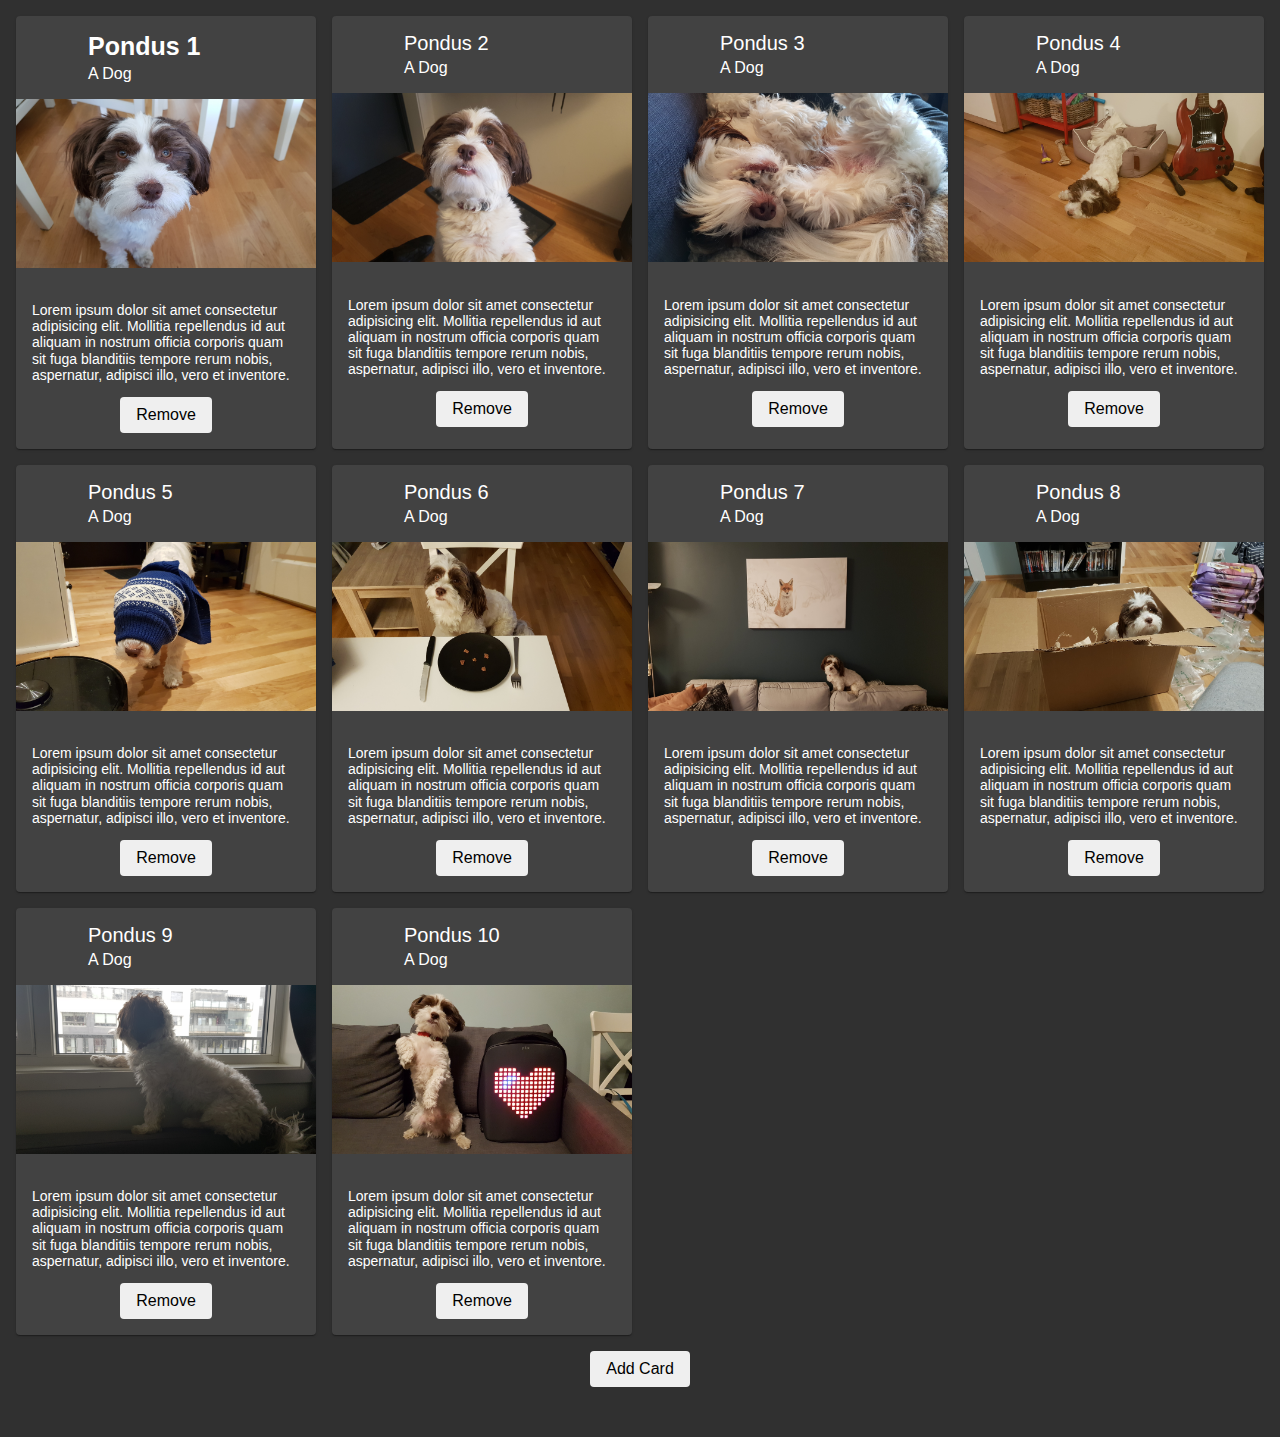
<file: demo/index.html>
<!DOCTYPE html>
<html lang="en">
  <head>
    <meta charset="UTF-8" />
    <meta name="viewport" content="width=device-width, initial-scale=1.0" />
    <title>Cards</title>
    <link rel="stylesheet" href="normalize.css" />
    <link rel="stylesheet" href="styles.css" />
    <link rel="stylesheet" href="theme.css" />
  </head>
  <body>
    <!-- body content -->
    <cards-list></cards-list>

    <!-- Component templates -->
    <template id="card-template">
      <link rel="stylesheet" href="normalize.css" />
      <link rel="stylesheet" href="theme.css" />
      <link rel="stylesheet" href="card-component/card-component.css" />

      <div class="card-header">
        <div class="header-image"></div>
        <div class="card-header-text">
          <div class="card-title">
            <slot name="title"></slot>
          </div>
          <div class="card-subtitle">A Dog</div>
        </div>
      </div>
      <img src="pondus-pics/0.jpg" class="image" id="card-img" />
      <div class="card-content">
        <p>
          <slot name="content"></slot>
        </p>
      </div>
      <div class="buttons">
        <button class="button" id="remove-button">Remove</button>
      </div>
    </template>
    <script src="card-component/card-component.js"></script>

    <template id="cards-list-template">
      <link rel="stylesheet" href="normalize.css" />
      <link rel="stylesheet" href="theme.css" />
      <link
        rel="stylesheet"
        href="cards-list-component/cards-list-component.css"
      />

      <div class="cards-list">
        <card-component class="card bold-title" id="card-0" image-name="1.jpg">
          <span slot="title">Pondus 1</span>
          <span slot="content">
            Lorem ipsum dolor sit amet consectetur adipisicing elit. Mollitia
            repellendus id aut aliquam in nostrum officia corporis quam sit fuga
            blanditiis tempore rerum nobis, aspernatur, adipisci illo, vero et
            inventore.
          </span>
        </card-component>
      </div>
      <div class="buttons">
        <button class="button" id="add-card-button">Add Card</button>
      </div>
    </template>
    <script src="cards-list-component/cards-list-component.js"></script>
  </body>
</html>
</file>
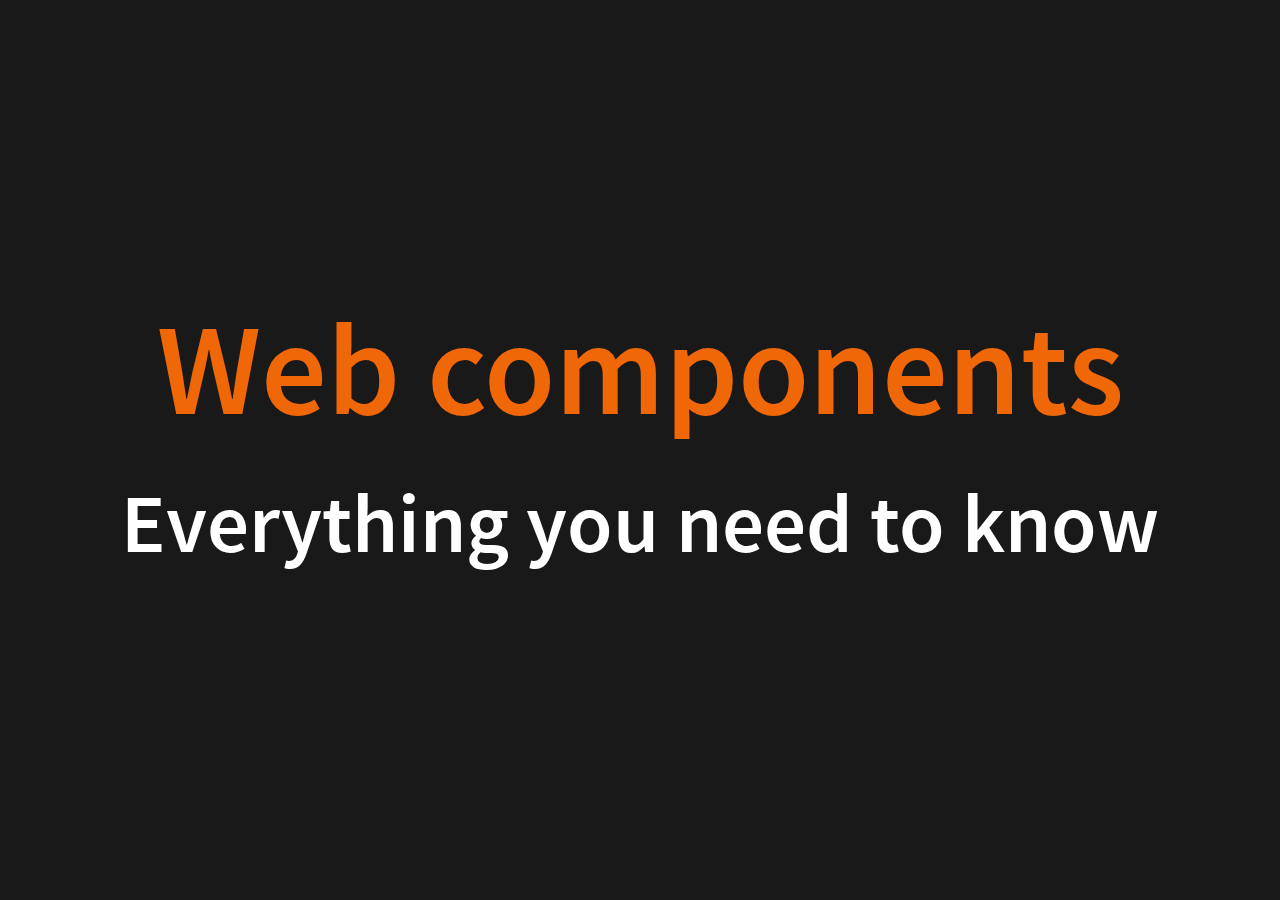
<file: prez/index.html>
<!DOCTYPE html>
<html>
  <head>
    <meta charset="utf-8" />
    <meta name="viewport" content="width=device-width, initial-scale=1.0, maximum-scale=1.0, user-scalable=no" />

    <title>reveal.js</title>

    <link rel="stylesheet" href="css/reset.css" />
    <link rel="stylesheet" href="css/reveal.css" />
    <link rel="stylesheet" href="css/theme/black.css" />
    <link rel="stylesheet" href="product-colors.css" />

    <!-- Theme used for syntax highlighting of code -->
    <link rel="stylesheet" href="lib/css/monokai.css" />

    <!-- Printing and PDF exports -->
    <script>
      var link = document.createElement("link");
      link.rel = "stylesheet";
      link.type = "text/css";
      link.href = window.location.search.match(/print-pdf/gi) ? "css/print/pdf.css" : "css/print/paper.css";
      document.getElementsByTagName("head")[0].appendChild(link);
    </script>
    <style>

      /* only for prez, not for speaker view */
      @media screen and (min-width: 1500px) {
        .slides {
          width: 82% !important;
        }
      }

      .med-text {
        font-size: 60px;
      }

      .large-text {
        font-size: 100px;
      }

      .normalcase {
        text-transform: none !important;
      }

      h1,
      h2,
      h3,
      h4,
      h5 {
        text-transform: none !important;
      }

      .flexrox {
        display: flex;
        justify-content: center;
        align-items: center;
        margin-bottom: 20px;
      }

      .flexrox-no-marg {
        display: flex;
        justify-content: center;
        align-items: center;
      }

      .browser-img {
        width: 100px;
        height: 100px;
        margin: 0px !important;
        margin-right: 10px !important;
        background: unset !important;
        border: none !important;
        box-shadow: none !important;
      }

      .framework-img {
        width: 200px;
        height: 200px;
        margin: 0px !important;
        margin-right: 10px !important;
        background: unset !important;
        border: none !important;
        box-shadow: none !important;
      }

      .no-img-outline {
        margin: 0px !important;
        margin-right: 10px !important;
        background: unset !important;
        border: none !important;
        box-shadow: none !important;
      }

      .big-emoji {
        font-size: 100px;
      }

      .halfgone {
        opacity: 0.5;
      }

      .tab-and-arrow {
        display: flex;
        justify-content: space-between;
        align-items: center;
        width: 80%;
        margin: auto;
      }

      .hidden-filler {
        opacity: 0;
        user-select: none;
      }

      .icon {
        width: 50px;
      }

      .comic {
        font-family: "Comic Sans MS", cursive, sans-serif !important;
      }

      .big-blockquote {
        font-size: 65px;
        width: 80% !important;
      }

      .flex-center {
        display: flex;
        align-items: center;
        justify-content: center;
      }

      .fade-in {
        opacity: 0;
        animation: fadein 1.5s;
        animation-fill-mode: forwards;
      }
      @keyframes fadein {
        from {
          opacity: 0;
        }
        to {
          opacity: 1;
        }
      }

      .rotation-animation {
        animation: rotAnimation 2s linear infinite;
      }

      @keyframes rotAnimation {
        0% {
          transform: rotate(0deg);
        }
        100% {
          transform: rotate(360deg);
        }
      }

      .color-animation {
        animation: colorLoop 0.7s infinite;
        animation-direction: alternate;
        color: white;
      }

      @keyframes colorLoop {
        0% {
          color: #dd0031;
        }
        50% {
          color: #4fc08d;
        }
        100% {
          color: #5ed4f4;
        }
      }

      .smallerH1 h1 {
        font-size: 2em !important;
      }

      .black-stroke {
        -webkit-text-stroke: 2px black;
      }

      .black-stroke-thin {
        -webkit-text-stroke: 1px black;
      }

      .opacity-hidden {
        opacity: 0;
      }

      .backdrop-default {
        backdrop-filter: blur(4px) opacity(20%);
      }

      .backdrop-block {
        filter: blur(3px);
      }

      .no-filter {
        filter: unset;
      }

      .large-list {
        font-size: 40px;
      }

      .intro-title {
        font-size: 1.65em;
        /* font-size: 1.75em; */
      }

      .big-text {
        font-size: 1.7em;
        /* font-size: 1.80em; */
      }
      .med-text {
        font-size: 80px;
      }

      .material-icon {
        width: 100px;
      }

      .no-bold {
        font-weight: normal;
      }

      .super-small {
        font-size: 0.2em;
      }

      .computas-logo {
        height: 2.4em;
      }
      .pondus {
        width: 600px;
      }
    </style>
  </head>
  <body>
    <div class="reveal">
      <div class="slides">
        <section>
          <!--  show what we will make -->
          <h1 class="web-components">Web components</h1>
          <h2 class="">Everything you need to know</h2>
        </section>

        <section>
          <h2>What is a <span class="web-components">component</span>?</h2>
          <h2 class="fragment">Self contained</h2>
          <h2 class="fragment"><span class="css">Visual</span> and <span class="js">interactive</span></h2>
          <h2 class="fragment">
            <span class="html">View</span>, <span class="css">Styling</span> and <span class="js">Logic</span>
          </h2>
          <h2 class="fragment">Re-usable</h2>
          <!-- like and then show ptr scr on material design elements -->
        </section>

        <section class="smallerH1">
          <h1 class="">Web Components</h1>
          <h1 class="fragment js">Custom elements (JS)</h1>
          <h1 class="html fragment">HTML templates (HTML)</h1>
          <h1 class="css fragment">Shadow DOM (CSS)</h1>
        </section>

        <section>
          <h1>Creating a <span class="web-components">web component</span></h1>
        </section>

        <section>
          <h1>Low level</h1>
          <h1 class="fragment">A lot of <span class="js">control</span></h1>
          <!-- <h2 class="fragment">Re-usable <span class="web-components">components</span></h2> -->
        </section>

        <section>
          <h1><span class="html">Template</span> vs <span class="html">innerHTML</span></h1>
          <h3 class="fragment"><span class="html">innerHTML</span> breaks separation of concerns</h3>
          <h2 class="fragment"><span class="html">innerHTML</span> is ugly</h2>
        </section>

        <section>
          <h1><span class="attribute">Inputs</span> and <span class="event">outputs</span></h1>
          <h2 class="fragment">Inputs as <span class="attribute">attributes</span></h2>
          <h2 class="fragment">Outputs as <span class="event">events</span></h2>
          <h2 class="fragment">DO NOT pass <span class="function">functions</span></h2>
          <h3 class="fragment">
            Harder to test<span class="fragment">, less modular</span><span class="fragment">, and re-usable</span>
          </h3>
        </section>

        <section>
          <h1 class="slot">Content projection</h1>
          <h1 class="fragment"><span class="html">HTML</span> input</h1>
          <h1 class="fragment slot">Slot</h1>
          <h1 class="fragment">Named <span class="slot">Slots</span></h1>
        </section>

        <section>
          <h1><span class="css">ShadowDom</span></h1>
          <h2 class="fragment">Can't apply <span class="css">CSS</span> from outside</h2>
          <h2 class="fragment">No more <span class="css">::shadow</span> and <span class="css">/deep/</span></h2>
          <h2 class="fragment">Except <span class="css">CSS</span> variables</h2>
          <h2 class="fragment">:host</h2>
          <h2 class="fragment">Load from <span class="html">template</span> or <span class="js">js</span> class</h2>
        </section>
        <section>
          <h1>Use :host()</h1>
          <h2 class="fragment">Enable outside <span class="css">CSS</span> configuration</h2>
        </section>

        <section>
          <h2>Open vs Closed <span class="css">shadow</span></h2>
          <h3 class="fragment">Shadow root's internal accessible from <span class="js">JS</span></h3>
          <h2 class="fragment">Apple want closed, rest want open</h2>
        </section>

        <section>
          <h1>Browser support</h1>
          <div class="flexrox">
            <img src="media/browsers/chrome.svg" class="browser-img fragment" />
            <img src="media/browsers/ff.svg" class="browser-img fragment" />
            <img src="media/browsers/opera icon.svg" class="browser-img fragment" />
            <img src="media/browsers/edge.svg" class="browser-img fragment" />
            <img src="media/browsers/safari.svg" class="browser-img fragment" />
          </div>
          <h2 class="fragment">Good, but no <span class="ie">IE</span></h2>
        </section>

        <section>
          <h1>Write once</h1>
          <h1 class="fragment">Use everywhere</h1>
          <h1 class="fragment">In all <span class="frameworks">frameworks</span></h1>
          <div class="flexrox">
            <img src="media/logos/vue1.png" class="framework-img fragment" />
            <img src="media/logos/angular1.png" class="framework-img fragment" />
            <img src="media/logos/react.png" class="framework-img fragment" />
          </div>
        </section>

        <section>
          <h1>Material design</h1>
          <!-- <h2 class="fragment">Component library</h2> -->
          <h2 class="fragment">
            <span class="angular">Angular material,</span> <span class="vue fragment">Vuetify,</span>
            <span class="react fragment">Material UI</span>
          </h2>
          <h2 class="fragment">The same code more than 3 times...</h2>
          <h3 class="fragment web-components">material-components-web-components</h3>
        </section>

        <section>
          <h1>Performance</h1>
          <h2 class="fragment">Native <span class="web-components">components</span></h2>
          <h2 class="fragment">Tiny bundle size</h2>
          <h2 class="fragment">Amazing runtime performance</h2>
        </section>

        <section>
          <h1>Compile to <span class="web-components">web components</span></h1>
          <h1 class="fragment"><span class="angular">Angular</span> and <span class="vue">Vue</span></h1>
          <h2 class="fragment">Can use <span class="frameworks">framework</span> features</h2>
          <h2 class="fragment">Significantly bigger bundle</h2>
        </section>

        <section>
          <section>
            <h1>Tips n tricks</h1>
          </section>
          <section>
            <h2>Style <span class="css">classes</span>, not <span class="web-components">elements</span></h2>
            <h2 class="fragment">Will not be changed by auto rename</h2>
            <h2 class="fragment"><span class="css">CSS</span> class can describe</h2>
          </section>
          <section>
            <h1 class="">Use <span class="scss">SCSS</span></h1>
            <h1 class="fragment">Embrace <span class="typescript">Typescript</span></h1>
          </section>

          <section>
            <h2>Consider using a framework on top</h2>
            <h2 class="fragment">like <span class="polymer">Polymer Project</span></h2>
            <h2 class="fragment">or Stencil.js</h2>
            <h2 class="fragment">Or create the next big framework</h2>
          </section>
        </section>

        <section>
          <section>
            <h1>Challenges</h1>
          </section>
          <section>
            <h1>No <span class="html">HTML</span> loop</h1>
          </section>
          <section>
            <h2>Can't call class function from <span class="html">template</span></h2>
          </section>

          <section>
            <h1>No <span class="html">HTML</span> import</h1>
            <h2 class="fragment">Can do fetch request</h2>
            <h2 class="fragment">Build system</h2>
            <h2 class="fragment">No easy solution</h2>
            <h2 class="fragment html">HTML Modules</h2>
          </section>
          <section>
            <h2>Global <span class="css">styles</span>, normalize and reset</h2>
            <h2 class="fragment">Do not penetrate <span class="css">ShadowDom</span></h2>
            <h2 class="fragment">Need to apply manually to all <span class="web-components">components</span></h2>
            <h2 class="fragment">Will get solution in future</h2>
            <h2 class="fragment"><span class="css">CSS</span> modules? Themes?</h2>
          </section>
          <section>
            <h1>Not opinionated</h1>
            <h1 class="fragment">Up to you</h1>
          </section>
        </section>

        <section>
          <h2>Will become a core way to build websites</h2>
          <h2 class="fragment">At the core of front end frameworks</h2>
        </section>

        <section class="black-stroke" data-background="media/stock/adventureOver.jpeg">
          <h1 class="fragment">Thanks for listening!</h1>
          <!-- <h2 class="fragment">Jan Greger Hemb</h2> -->
          <!-- <h1 class="fragment"><span class="bcc">Curious</span> Programming</h1> -->
          <h2 class="fragment">Subscribe for <span class="web-components">videos</span> 📺</h2>
          <h1 class="opacity-hidden">1</h1>
          <h1 class="opacity-hidden">1</h1>
        </section>
      </div>
    </div>

    <script src="js/reveal.js"></script>

    <script>
      // More info about config & dependencies:
      // - https://github.com/hakimel/reveal.js#configuration
      // - https://github.com/hakimel/reveal.js#dependencies
      Reveal.initialize({
        history: true,
        hash: true,
        controls: false,
        progress: false,
        dependencies: [
          { src: "plugin/markdown/marked.js" },
          { src: "plugin/markdown/markdown.js" },
          { src: "plugin/highlight/highlight.js" },
          { src: "plugin/notes/notes.js", async: true },
        ],
      });

      Reveal.addEventListener("fragmentshown", function (event) {
        if (event.fragment.classList.value.includes("addFadeinBelow")) {
          Array.from(event.fragment.children).forEach((current) => {
            current.classList.add("fade-in");
          });
        }
      });
      Reveal.addEventListener("fragmenthidden", function (event) {
        if (event.fragment.classList.value.includes("addFadeinBelow")) {
          Array.from(event.fragment.children).forEach((current) => {
            current.classList.remove("fade-in");
          });
        }
      });
    </script>
  </body>
</html>
</file>
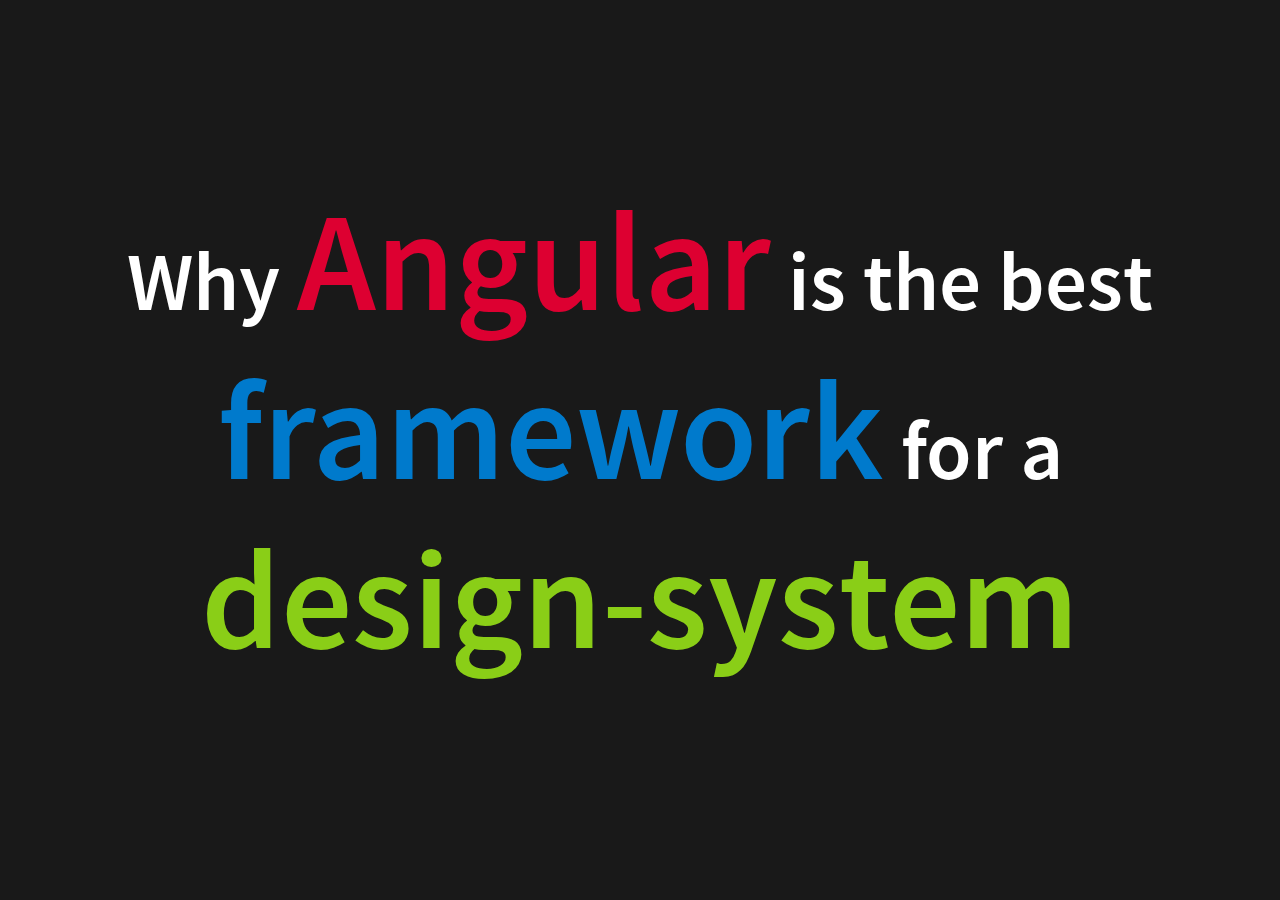
<file: prez/last-prez.html>
<!DOCTYPE html>
<html>
  <head>
    <meta charset="utf-8" />
    <meta name="viewport" content="width=device-width, initial-scale=1.0, maximum-scale=1.0, user-scalable=no" />

    <title>reveal.js</title>

    <link rel="stylesheet" href="css/reset.css" />
    <link rel="stylesheet" href="css/reveal.css" />
    <link rel="stylesheet" href="css/theme/black.css" />
    <link rel="stylesheet" href="product-colors.css" />

    <!-- Theme used for syntax highlighting of code -->
    <link rel="stylesheet" href="lib/css/monokai.css" />

    <!-- Printing and PDF exports -->
    <script>
      var link = document.createElement("link");
      link.rel = "stylesheet";
      link.type = "text/css";
      link.href = window.location.search.match(/print-pdf/gi) ? "css/print/pdf.css" : "css/print/paper.css";
      document.getElementsByTagName("head")[0].appendChild(link);
    </script>
    <style>
      .slides {
        width: 82% !important;
      }

      .med-text {
        font-size: 60px;
      }

      .large-text {
        font-size: 100px;
      }

      .normalcase {
        text-transform: none !important;
      }

      h1,
      h2,
      h3,
      h4,
      h5 {
        text-transform: none !important;
      }

      .flexrox {
        display: flex;
        justify-content: center;
        align-items: center;
        margin-bottom: 20px;
      }

      .flexrox-no-marg {
        display: flex;
        justify-content: center;
        align-items: center;
      }

      .browser-img {
        width: 100px;
        height: 100px;
        margin: 0px !important;
        margin-right: 10px !important;
        background: unset !important;
        border: none !important;
        box-shadow: none !important;
      }

      .framework-img {
        width: 200px;
        height: 200px;
        margin: 0px !important;
        margin-right: 10px !important;
        background: unset !important;
        border: none !important;
        box-shadow: none !important;
      }

      .no-img-outline {
        margin: 0px !important;
        margin-right: 10px !important;
        background: unset !important;
        border: none !important;
        box-shadow: none !important;
      }

      .big-emoji {
        font-size: 100px;
      }

      .halfgone {
        opacity: 0.5;
      }

      .tab-and-arrow {
        display: flex;
        justify-content: space-between;
        align-items: center;
        width: 80%;
        margin: auto;
      }

      .hidden-filler {
        opacity: 0;
        user-select: none;
      }

      .icon {
        width: 50px;
      }

      .comic {
        font-family: "Comic Sans MS", cursive, sans-serif !important;
      }

      .big-blockquote {
        font-size: 65px;
        width: 80% !important;
      }

      .flex-center {
        display: flex;
        align-items: center;
        justify-content: center;
      }

      .fade-in {
        opacity: 0;
        animation: fadein 1.5s;
        animation-fill-mode: forwards;
      }
      @keyframes fadein {
        from {
          opacity: 0;
        }
        to {
          opacity: 1;
        }
      }

      .rotation-animation {
        animation: rotAnimation 2s linear infinite;
      }

      @keyframes rotAnimation {
        0% {
          transform:rotate(0deg);
        }
        100% {
          transform:rotate(360deg);
        }
      }

      .color-animation {
        animation: colorLoop 0.7s infinite;
        animation-direction: alternate;
        color: white;
      }

      @keyframes colorLoop {
        0% {
          color: #dd0031;
        }
        50% {
          color: #4fc08d;
        }
        100% {
          color: #5ed4f4;
        }
      }

      .smallerH1 h1 {
        font-size: 2em !important;
      }

      .black-stroke {
        -webkit-text-stroke: 2px black;
      }

      .black-stroke-thin {
        -webkit-text-stroke: 1px black;
      }

      .opacity-hidden {
        opacity: 0;
      }

      .backdrop-default {
        backdrop-filter: blur(4px) opacity(20%);
      }

      .backdrop-block {
        filter: blur(3px);
      }

      .no-filter {
        filter: unset;
      }

      .large-list {
        font-size: 40px;
      }

      .intro-title {
        font-size: 1.65em;
        /* font-size: 1.75em; */
      }

      .big-text {
        font-size: 1.7em;
        /* font-size: 1.80em; */
      }
      .med-text {
        font-size: 80px;
      }

      .material-icon {
        width: 100px;
      }

      .no-bold {
        font-weight: normal;
      }

      .super-small {
        font-size: 0.2em;
      }

      .computas-logo {
        height: 2.4em;;
      }
      .pondus {
        width: 600px;
      }
    </style>
  </head>
  <body>
    <div class="reveal">
      <div class="slides">
        <section>
          <h2 class="intro-title">
            Why <span class="big-text angular">Angular</span> is the best
            <span class="big-text typescript">framework</span> for a
            <span class="big-text js">design-system</span>
          </h2>
        </section>
        <section>
          <h1>Jan Greger Hemb</h1>
          <h2 class="fragment computas">
            <img src="media/logos/computas.png" class="computas-logo no-img-outline" />
          </h2>
          <!-- <h2 class="fragment">
              <img
                src="media/pondus.jpg"
                class="pondus no-img-outline"
              />
            </h2> -->
        </section>

        <!-- <section>
          <h1>Thy Demo</h1>
        </section> -->
        <section>
          <section class="black-stroke" data-background="media/stock/adventureStart.jpeg">
            <h1>Story time 📚</h1>
            <h1 class="opacity-hidden">1</h1>
            <h1 class="opacity-hidden">1</h1>
          </section>
          <section class="black-stroke" data-background="media/stock/power.jpg">
            <h2>Medium sized company</h2>
            <h1 class="fragment elvia">Elvia</h1>
            <h3 class="fragment">Recent push to digital solutions</h3>
          </section>
          <section class="black-stroke" data-background="media/stock/rapidDev.jpg">
            <h3>Needed rapid development of new systems</h3>
            <h1 class="opacity-hidden">1</h1>
            <h1 class="opacity-hidden">1</h1>
          </section>
          <section class="black-stroke" data-background="media/stock/language.jpg">
            <h2 class="">No shared design language</h2>
          </section>
          <section class="black-stroke" data-background="media/stock/abandoned.jpg">
            <h1>Copy and paste</h1>
            <h1 class="fragment">With bugs</h1>
          </section>
          <section class="black-stroke" data-background="media/stock/slow.jpg">
            <h2>Making a new site took too long</h2>
            <h1 class="fragment">Re-invented the wheel</h1>
          </section>
          <section class="black-stroke" data-background="media/stock/mountanSky.jpeg">
            <h2 class="">A consistent design</h2>
            <h2 class="fragment">A consistent user experience</h2>
            <h2 class="fragment">At a high development speed</h2>
            <h2 class="opacity-hidden">1</h2>
            <!-- find better word-->
            <!-- <h2 class="fragment">Need a standard</h2> -->
          </section>
          <section>
            <h2>Need to support/handle:</h2>
            <div class="fragment addFadeinBelow large-list">
              <span style="animation-delay: 100ms;">• The blind</span>
              <span style="animation-delay: 150ms;">• All major browsers on desktop</span>
              <span style="animation-delay: 200ms;">• All major browsers on mobile</span>
              <span style="animation-delay: 250ms;">• The deaf</span>
              <span style="animation-delay: 300ms;">• Visually impaired</span>
              <span style="animation-delay: 350ms;">• Huge 4k devices</span>
              <span style="animation-delay: 400ms;">• Tiny 320px mobiles</span>
              <span style="animation-delay: 450ms;">• Everything in between</span>
              <span style="animation-delay: 500ms;">• Zoomin on the website without breaking</span>
              <span style="animation-delay: 550ms;">• Gdpr</span>
              <span style="animation-delay: 600ms;">• Need to look amazing and cutting edge</span>
              <span style="animation-delay: 650ms;">• Needs to load fast on horrible connections and devices</span>
              <span style="animation-delay: 700ms;">• Pwa, work offline</span>
              <span style="animation-delay: 750ms;">• And also be innovative and useful!</span>
              <span style="animation-delay: 800ms;">• Responsive web design</span>
              <span style="animation-delay: 850ms;">• css pre-processor</span>
              <span style="animation-delay: 900ms;">• build system like webpack</span>
              <span style="animation-delay: 950ms;">• And 95% or more test coverage</span>
              <span style="animation-delay: 1000ms;">• Pixel perfect across all browsers</span>
              <span style="animation-delay: 1050ms;"
                >• Needs to be a single page application, but each route should be lazy loaded</span
              >
              <span style="animation-delay: 1100ms;"
                >• Development needs to adept quickly to changes in requirements</span
              >
              <span style="animation-delay: 1150ms;">• The website should be easily to change to new framework</span>
              <span style="animation-delay: 1200ms;">• Synthetic test data</span>
            </div>
          </section>
          <section class="black-stroke" data-background="media/stock/looking.jpg">
            <h1>Needed a solution</h1>
          </section>
        </section>
        <section>
          <h1>A Design System</h1>
          <h2 class="fragment">The single source of truth</h2>
          <!-- on how applications should look and behave -->
          <h3>
            <span class="comic fragment">Font</span><span class="fragment">, <span class="angular">color</span></span
            ><span class="fragment">, <span class="med-text">sizing</span></span>
          </h3>
          <h3 class="fragment">Guide to UX and design</h3>
          <h3 class="fragment">Re-usable elements</h3>
          <!-- <h3 class="fragment">Toolkit (and framework) for rapitly creating new websites</h3> -->
        </section>
        <section class="" data-background="media/stock/looking.jpg">
          <blockquote class="big-blockquote backdrop-default">
            Design systems are the solution to the problem of how to enable rapid development and innovation, while
            maintaining a consistent user experience, and design.
          </blockquote>
        </section>
        <section>
          <section>
            <h1 class="flex-center">
              Material Design
              <img
                src="media/logos/material.svg"
                class="material-icon no-img-outline"
                style="margin-left: 10px !important;"
              />
            </h1>
          </section>
          <section data-background="media/materialdesign/frontpage.png" style="top: 0px !important;"></section>
          <section data-background="media/materialdesign/button demo.png" style="top: 0px !important;"></section>
          <section data-background="media/materialdesign/placement.png" style="top: 0px !important;"></section>
        </section>
        <!-- <section>
          <h2>A lack of an design system</h2>
          <h3 class="fragment">Each website developed looks differently</h3>
          <h3 class="fragment">Witch side is the button on?</h3>
          <h3 class="fragment">Different colors and sizes</h3>
          <h3 class="fragment">Each new project starts with an handicap</h3>
        </section> -->

        <section>
          <section class="black-stroke" data-background="media/stock/storycont.jpg">
            <!-- The? -->
            <h1>Story continues 📖</h1>
          </section>

          <!-- TODO new image less pronouced -->
          <section class="black-stroke" data-background="media/stock/rail.jpg">
            <h2>Had several websites already</h2>
            <h2 class="fragment">In different frameworks</h2>
            <h2 class="fragment">Needed to work everywhere</h2>
          </section>
          <section>
            <h1>How to create it?</h1>
            <h2 class="fragment"><span class="css">CSS</span> only is a start</h2>
            <h3 class="fragment">Need logic for popups, tables, gallery</h3>
          </section>
          <section>
            <h2>Needed to be easy to use</h2>
            <h3 class="fragment">In all projects</h3>
            <!-- <h3 class="fragment">And frameworks</h3> -->
            <div class="flexrox">
              <img src="media/logos/vue1.png" class="framework-img fragment" />
              <img src="media/logos/angular1.png" class="framework-img fragment" />
              <img src="media/logos/react.png" class="framework-img fragment" />
            </div>
          </section>
          <section>
            <h2>Needed good documentation 📚</h2>
            <h1 class="fragment">And marketing 🎉</h1>
          </section>
          <section>
            <h1>
              ⚙️
            </h1>
          </section>
          <section>
            <h2>Landed on a two part system</h2>
          </section>
          <!-- TODO illustration -->
        </section>
        <section>
          <section>
            <h2>
              Pure <span class="css">CSS</span>/<span class="scss">SCSS</span> core (+ <span class="html">HTML</span>)
            </h2>
            <h2 class="fragment">Component library (<span class="js">JS</span>/<span class="typescript">TS</span>)</h2>
          </section>
          <section>
            <h2>Pure <span class="css">CSS</span> core (+ <span class="html">HTML</span>)</h2>
            <h2 class="fragment"><span class="css">CSS</span> classes</h2>
            <h2 class="fragment">Like buttons, cards and badges</h2>
            <h2 class="fragment">
              Sometimes need logic (<span class="js">JS</span>/<span class="typescript">TS</span>)
            </h2>
          </section>

          <section>
            <h1>Component library</h1>
            <!-- <h2 class="fragment">Can't just use <span class="css">CSS</span></h2> -->
            <h2 class="fragment">Ready to use components</h2>
            <h2 class="fragment">Like tables, popups and select</h2>
            <h2 class="fragment">Styled from <span class="css">CSS</span> core</h2>
            <!-- <h3 class="fragment">From a simple divider to a complex table</h3> -->
          </section>
        </section>
        <section>
          <section>
            <h2>
              <span class="css">CSS</span> is cheap<span class="fragment"
                >, <span class="js">JS</span> is expensive</span
              >
            </h2>
            <h3 class="fragment">Make as much as possible in <span class="css">CSS</span></h3>
            <h3 class="fragment">The limitations of <span class="css">CSS</span> is good</h3>
          </section>
          <section>
            <h1>Needed a framework</h1>
            <h2 class="fragment">Pure <span class="web-components">web components</span> are too basic</h2>
            <h1 class="fragment angular">Angular</h1>
          </section>
          <section>
            <h2 class="angular">Angular</h2>
            <!--  TODO also has biggest feature set -->
            <table>
              <tbody>
                <tr>
                  <td class="fragment">The most powerful <span class="cli">CLI</span></td>
                  <td class="fragment">Library support</td>
                </tr>
                <tr>
                  <td class="fragment">Compiles to <span class="web-components">web components</span></td>
                  <td class="fragment">
                    Can use in <span class="vue">Vue</span> and <span class="react">React</span>!
                  </td>
                </tr>
                <tr>
                  <td class="fragment">Opinionated Architecture</td>
                  <td class="fragment">Projects are similar</td>
                </tr>
                <tr>
                  <td class="fragment">Reduce bundle size</td>
                  <td class="fragment"><span class="angular">Angular</span> 9 IVY</td>
                </tr>
                <tr>
                  <td class="fragment"><span class="angular">Angular</span> CDK</td>
                  <td class="fragment">Drag n drop, virtual scroll</td>
                </tr>
                <tr>
                  <td class="fragment">DI system</td>
                  <td class="fragment">Reusable services</td>
                </tr>
                <tr>
                  <td class="fragment">Complete framework</td>
                  <td class="fragment">Everything needed</td>
                </tr>
                <tr>
                  <td class="fragment">Schematics</td>
                  <td class="fragment">Auto install and update</td>
                </tr>
              </tbody>
            </table>
          </section>
          <section>
            <pre class=""><code class="BASH" data-trim contenteditable>
              ng add @company/component-library
            </code></pre>
            <h2 class="fragment">Auto install, and setup 🚀</h2>
            <pre class="fragment"><code class="BASH" data-trim contenteditable>
              ng update @company/component-library
            </code></pre>
            <h2 class="fragment">Auto update</h2>
            <pre class="fragment"><code class="BASH" data-trim contenteditable>
              ng generate library my-component-library
            </code></pre>
            <h2 class="fragment">Auto setup of new library</h2>
          </section>
          <section>
            <h2>Build on top of <span class="angular">Angular material</span></h2>
            <h2 class="fragment">Table, select, modal</h2>
            <h2 class="fragment">Don't reinvent the wheel</h2>
          </section>
        </section>
        <section>
          <!-- todo fix where did we put it -->
          <h2>What goes in the component library?</h2>
          <h3 class="fragment">First try to put in <span class="css">CSS</span> core</h3>
          <h3 class="fragment flexrox-no-marg">Require Logic ➡️ <span class="fragment">Component library</span></h3>
          <h3 class="fragment">
            Bare minimum <span class="css">CSS</span> in <span class="angular">Angular</span> project
          </h3>
        </section>
        <section>
          <!--  fix all is comp lib -->
          <h1>Testing</h1>
          <h3 class="fragment"><span class="css">CSS</span> testing is hard</h3>
          <h3 class="fragment"><span class="backstop">BackstopJS</span>, visual regression testing</h3>
          <h3 class="fragment">Test everything in component library</h3>
          <h3 class="fragment">Unit and E2E (Cypress)</h3>
        </section>

        <section>
          <!-- <h2>CI/CD</h2> -->
          <h1>Publish everything</h1>
          <h3 class="fragment">
            Semantic versioning (<span class="major-c">Major</span>.<span class="minor-c">Minor</span>.<span
              class="patch-c"
              >Patch</span
            >)
          </h3>
          <!-- <h3 class="fragment">(Major.Minor.Patch)</h3> -->
          <h3 class="fragment github-actions">Github actions</h3>
          <h3 class="fragment">Merge to master ➡️ <span class="fragment">Publish</span></h3>
          <h3 class="fragment">Shortest turnaround</h3>
        </section>

        <section>
          <h1>Documentation</h1>
          <!-- TODO screenshot! -->
          <h3 class="fragment">Each part self documenting</h3>
          <h3 class="fragment">Best practice in <span class="css">CSS</span> core</h3>
        </section>

        <section class="black-stroke" data-background="media/hdd.png"></section>
        <section class="black-stroke" data-background="media/hdd-doc.png"></section>
        <section class="black-stroke" data-background="media/hal.png"></section>
        <section class="black-stroke" data-background="media/hal-doc.png"></section>

        <section>
          <section>
            <h1><span class="angular">Angular</span> tips n tricks</h1>
          </section>
          <section>
            <h2><span class="angular">ChangeDetectionStrategy</span>.OnPush</h2>
            <h3 class="fragment">Takes control over change detection</h3>
            <h3 class="fragment">Reduce re-renders</h3>
          </section>
          <section>
            <h2>Input as <span class="html">HTML</span></h2>
            <pre class="fragment"><code class="HTML" data-trim contenteditable>
              <my-component content="Hello"></my-component> 
            </code></pre>
            <pre class="fragment"><code class="HTML" data-trim contenteditable>
              <my-component>
                <p>Hello</p>
              </my-component>
            </code></pre>
          </section>
          <section>
            <!-- TODO fix code example -->
            <h1 class="">ngProjectAs + select</h1>
            <pre class="fragment"><code class="HTML" data-trim contenteditable>
              <my-component>
                <ng-container ngProjectAs="pageTitle">Page Title</ng-container>
                <ng-container ngProjectAs="pageContent">Page Content</ng-container>
              </my-component>
            </code></pre>
            <pre class="fragment"><code class="HTML" data-trim contenteditable>
              
            // inside  my-component
            <ng-content select="pageTitle"></ng-content>
            <p>
              <ng-content select="pageContent"></ng-content>
            </p>
            </code></pre>
          </section>
          <section>
            <h1 class="angular">viewEncapsulation</h1>
            <h2 class="fragment">Consider ShadowDom</h2>
            <pre class="fragment"><code class="CSS" data-trim contenteditable>
              /* Allow for margin and padding */
              :host {
                display: block;
              }       
            </code></pre>

            <!-- <pre class="fragment"><code class="HTML" data-trim contenteditable>
              :host(.big) .card {
                width: 700px;
              }
              .card {
                width: 200px;
              }
              <app-card class="big" style="margin: 10px"></app-card>
            </code></pre>
            <h2 class="fragment">ShadowDom</h2> -->
          </section>
        </section>
        <section>
          <section class="black-stroke" data-background="media/stock/tips.jpg">
            <h1>Tips n tricks</h1>
          </section>
          <section>
            <h1>Don't support IE</h1>
            <div class="flexrox">
              <img src="media/browsers/chrome.svg" class="browser-img fragment" />
              <img src="media/browsers/ff.svg" class="browser-img fragment" />
              <img src="media/browsers/opera icon.svg" class="browser-img fragment" />
              <img src="media/browsers/edge.svg" class="browser-img fragment" />
              <img src="media/browsers/safari.svg" class="browser-img fragment" />
            </div>
            <h2 class="fragment"><span class="css">CSS</span> variables, Grid, Flex</h2>
          </section>
          <section>
            <!--  TODO example -->
            <h2 class="">Use <span class="css">CSS</span> variables</h2>
            <pre class="fragment"><code class="CSS" data-trim contenteditable>
              :root {
                --color-primary: red;
                --color-secondary: blue;
              }

              p {
                color: var(--color-primary);
              }
            </code></pre>
            <h3 class="fragment">No need to import <span class="scss">SCSS</span> file</h3>
            <h3 class="fragment">Dynamic switch to <span class="dark-theme">dark</span> theme</h3>
            <h3 class="fragment">Change <span class="color-animation">colors</span> on the fly</h3>
            <!-- <h3 class="fragment">Can use in calc()</h3> -->
          </section>
          <section>
            <h2>Conventional <span class="git">changelog</span></h2>
            <h3 class="fragment">feat(popup): <span class="no-bold">Added close button</span></h3>
            <h3 class="fragment">bug(button): <span class="no-bold">Fixed hover effect</span></h3>
            <h3 class="fragment">refactor(table): <span class="no-bold">Improved speed</span></h3>
          </section>
          <section class="smallerH1">
            <!-- <h2>Other tips n tricks</h2> -->
            <h1 class="">Use <span class="scss">SCSS</span></h1>
            <h1 class="fragment">Embrace <span class="typescript">Typescript</span></h1>
            <!-- <h1>
              <span class="fragment">
                With
                <span class="typescript">StrictNullChecks</span>
              </span>
            </h1> -->
            <h1 class="fragment">Adopt <span class="kanban">Kanban</span></h1>
            <h1 class="fragment">Apply <span class="prettier">Prettier</span></h1>
            <h1 class="fragment">Go <span class="open-source">Open source</span></h1>
          </section>
          <!-- <section>
            <h2>Open source</h2>
          </section> -->
        </section>
        <section>
          <section class="smallerH1 black-stroke" data-background="media/stock/thinking2.jpg">
            <h1>What to keep in mind 💭</h1>
          </section>
          <section>
            <h2>Design system on native mobile</h2>
            <h2 class="fragment">
              Can't use <span class="css">CSS</span>, <span class="js">JS</span> or <span class="html">HTML</span>
            </h2>
            <h2 class="fragment flex-center">
              Consider design tokens
              <img src="media/chip.png" class="icon no-img-outline" style="margin-left: 10px !important;" />
            </h2>
            <h2 class="fragment">A more abstract design system</h2>
          </section>
          <section>
            <h1>Don't use <span class="angular">Angular</span></h1>
            <h1 class="fragment">if everyone knows <span class="vue">Vue</span></h1>
            <h5 class="fragment super-small">But not <span class="react">React</span></h5>
          </section>
          <section>
            <h2>Consider making directly as</h2>
            <h1 class="fragment"><span class="web-components">web&nbsp;components</span></h1>
            <h2 class="fragment">material-components-web-components</h2>
          </section>
          <section data-background="media/mat web comp.png"></section>
          <section>
            <h2>Creating a design system is not easy</h2>
            <h1 class="fragment">But worth it</h1>
          </section>
        </section>
        <section>
          <section class="black-stroke" data-background="media/stock/storycont.jpg">
            <!-- The? -->
            <h1>End of story 📘</h1>
          </section>
          <section class="black-stroke" data-background="media/stock/happy3.jpg">
            <!-- The? -->
            <h1>Rapid development</h1>
            <h1 class="fragment">Maintaining consistency</h1>
          </section>
        </section>
        <!-- <section ></section> -->
        <section class="black-stroke" data-background="media/stock/adventureOver.jpeg">
          <h1 class="fragment">Thanks for listening!</h1>
          <h2 class="fragment">Jan Greger Hemb</h2>
          <h1 class="fragment"><span class="bcc">Curious</span> Programming</h1>
        </section>
      </div>
    </div>

    <script src="js/reveal.js"></script>

    <script>
      // More info about config & dependencies:
      // - https://github.com/hakimel/reveal.js#configuration
      // - https://github.com/hakimel/reveal.js#dependencies
      Reveal.initialize({
        history: true,
        hash: true,
        controls: false,
        progress: false,
        dependencies: [
          { src: "plugin/markdown/marked.js" },
          { src: "plugin/markdown/markdown.js" },
          { src: "plugin/highlight/highlight.js" },
          { src: "plugin/notes/notes.js", async: true },
        ],
      });

      Reveal.addEventListener("fragmentshown", function (event) {
        if (event.fragment.classList.value.includes("addFadeinBelow")) {
          Array.from(event.fragment.children).forEach((current) => {
            current.classList.add("fade-in");
          });
        }
      });
      Reveal.addEventListener("fragmenthidden", function (event) {
        if (event.fragment.classList.value.includes("addFadeinBelow")) {
          Array.from(event.fragment.children).forEach((current) => {
            current.classList.remove("fade-in");
          });
        }
      });
    </script>
  </body>
</html>
</file>
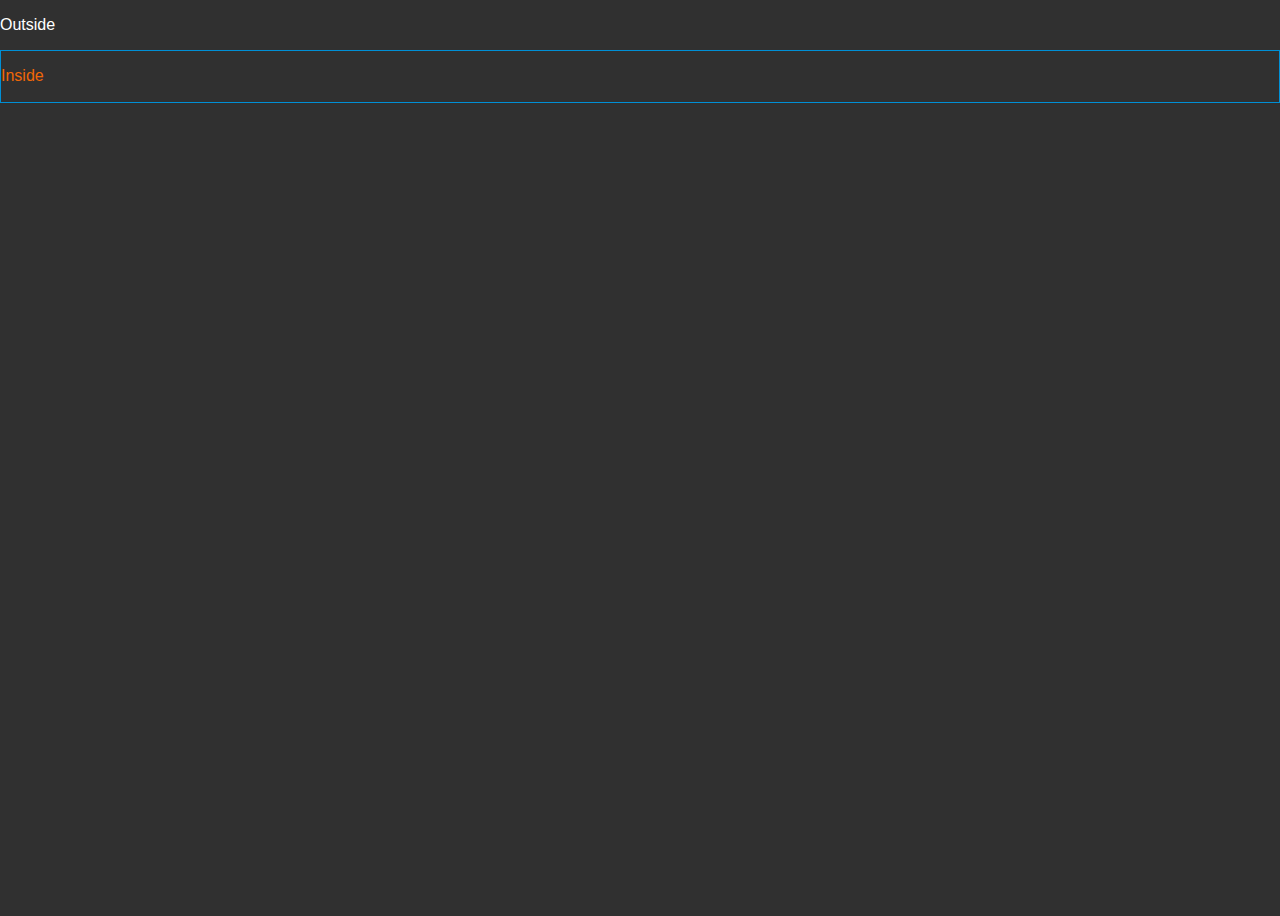
<file: demo/example/HTML-template.html>
<!DOCTYPE html>
<html lang="en">
  <head>
    <meta charset="UTF-8" />
    <meta name="viewport" content="width=device-width, initial-scale=1.0" />
    <title>Document</title>
    <link rel="stylesheet" href="../normalize.css" />
    <link rel="stylesheet" href="../styles.css" />
  </head>
  <body>
		<!-- Rendered -->
		<p>Outside</p>
		<my-element></my-element>

		<!-- Not rendered -->
    <template id="my-element-template">
			<link rel="stylesheet" href="Shadow.css"></link>
      <p>Inside</p>
		</template>
		
		<!-- Need to import after template declared -->
		<script src="Custom-element.js"></script>
  </body>
</html>
</file>
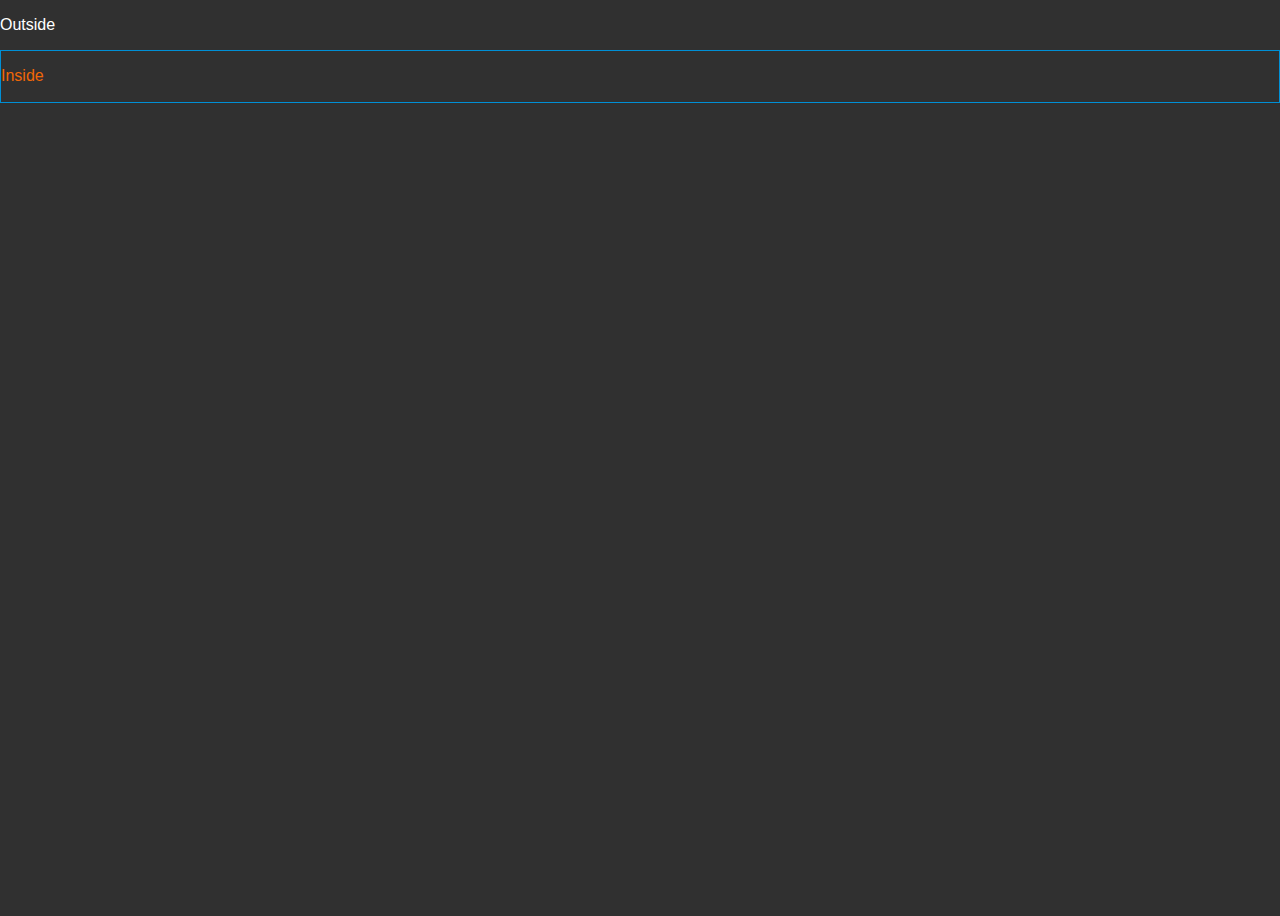
<file: demo/examples/HTML-template.html>
<!DOCTYPE html>
<html lang="en">
  <head>
    <meta charset="UTF-8" />
    <meta name="viewport" content="width=device-width, initial-scale=1.0" />
    <title>Document</title>
    <link rel="stylesheet" href="../normalize.css" />
    <link rel="stylesheet" href="../styles.css" />
  </head>
  <body>
		<!-- Rendered -->
		<p>Outside</p>
		<my-element></my-element>

		<!-- Not rendered -->
    <template id="html-template">
			<link rel="stylesheet" href="Shadow.css"></link>
      <p>Inside</p>
		</template>
		
		<!-- Need to import after template declared -->
		<script src="Custom-element.js"></script>
  </body>
</html>
</file>
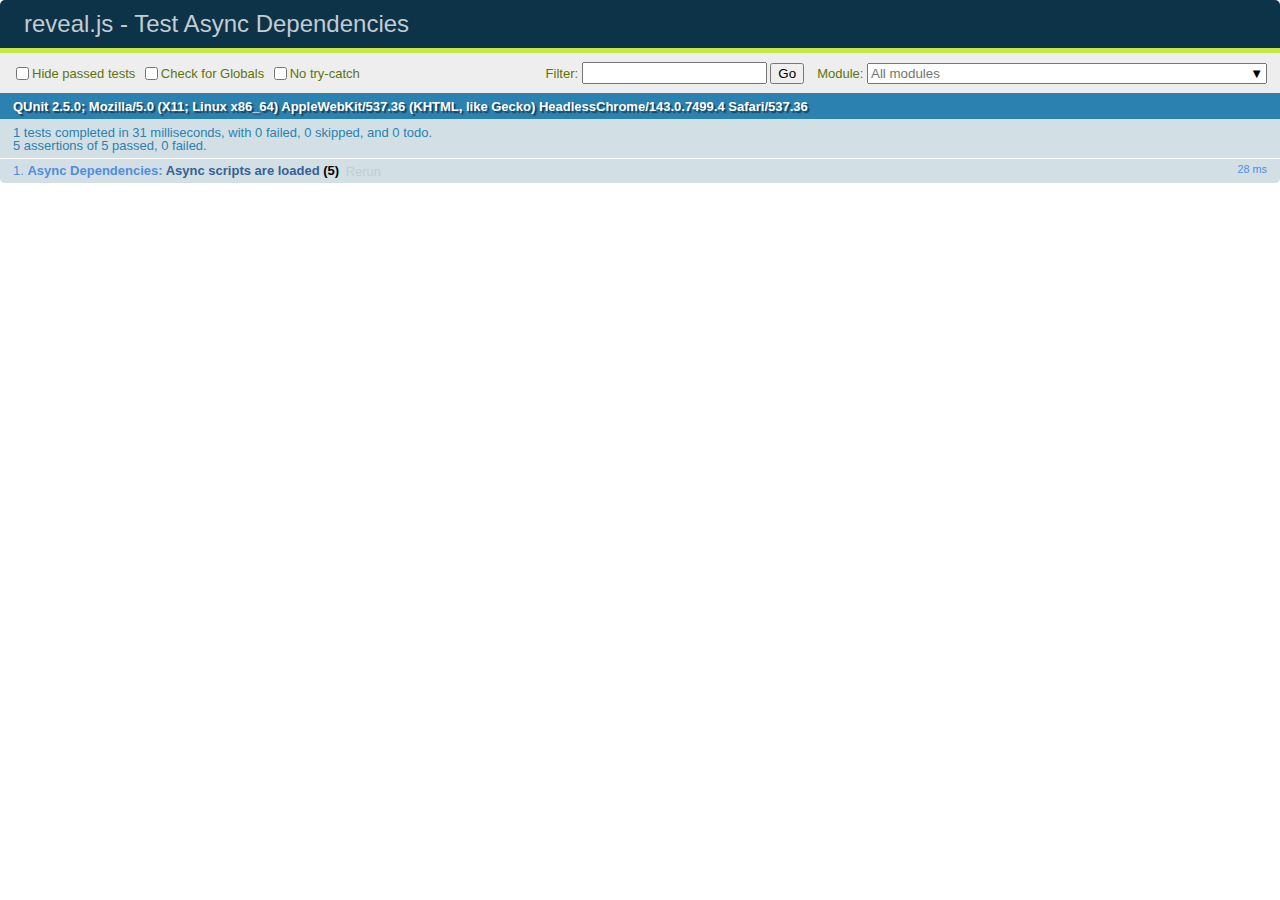
<file: prez/test/test-dependencies-async.html>
<!doctype html>
<html lang="en">

	<head>
		<meta charset="utf-8">

		<title>reveal.js - Test Async Dependencies</title>

		<link rel="stylesheet" href="../css/reveal.css">
		<link rel="stylesheet" href="qunit-2.5.0.css">
	</head>

	<body style="overflow: auto;">

		<div id="qunit"></div>
		<div id="qunit-fixture"></div>

		<div class="reveal" style="display: none;">

			<div class="slides">

				<section>Slide content</section>

			</div>

		</div>

		<script src="../js/reveal.js"></script>
		<script src="qunit-2.5.0.js"></script>

		<script>
			var	externalScriptSequence = '';
			var scriptCount = 0;

			QUnit.config.autostart = false;
			QUnit.module( 'Async Dependencies' );

			QUnit.test( 'Async scripts are loaded', function( assert ) {
				assert.expect( 5 );
				var done = assert.async( 5 );

				function callback( event ) {
					if( externalScriptSequence.length === 1 ) {
						assert.ok( externalScriptSequence === 'A', 'first callback was sync script' );
						done();
					}
					else {
						assert.ok( true, 'async script loaded' );
						done();
					}

					if( externalScriptSequence.length === 4 ) {
						assert.ok( 	externalScriptSequence.indexOf( 'A' ) !== -1 &&
									externalScriptSequence.indexOf( 'B' ) !== -1 &&
									externalScriptSequence.indexOf( 'C' ) !== -1 &&
									externalScriptSequence.indexOf( 'D' ) !== -1, 'four unique scripts were loaded' );
						done();
					}

					scriptCount ++;
				}

				Reveal.initialize({
					dependencies: [
						{ src: 'assets/external-script-a.js', async: false, callback: callback },
						{ src: 'assets/external-script-b.js', async: true, callback: callback },
						{ src: 'assets/external-script-c.js', async: true, callback: callback },
						{ src: 'assets/external-script-d.js', async: true, callback: callback }
					]
				});
			});

			QUnit.start();

		</script>

	</body>
</html>
</file>
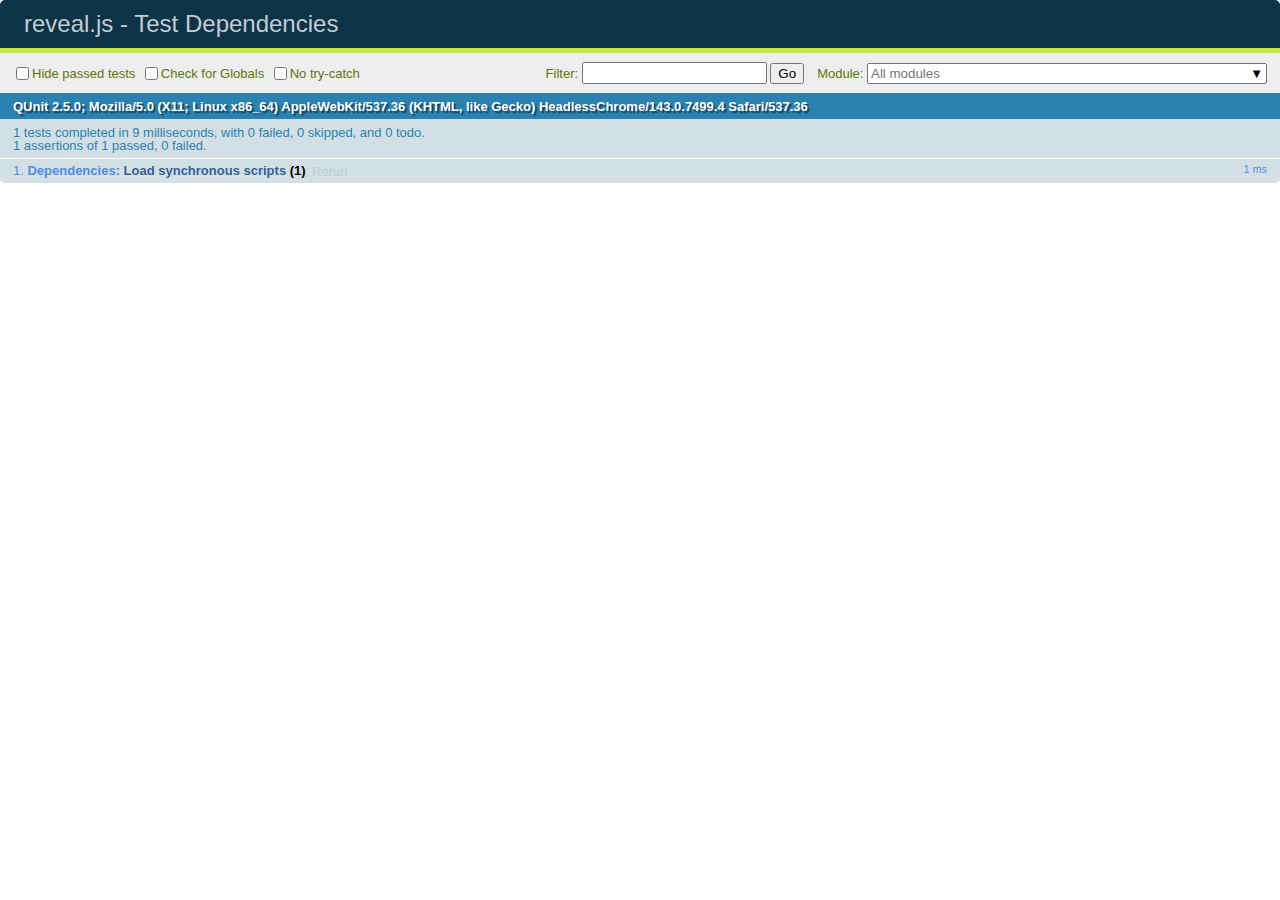
<file: prez/test/test-dependencies.html>
<!doctype html>
<html lang="en">

	<head>
		<meta charset="utf-8">

		<title>reveal.js - Test Dependencies</title>

		<link rel="stylesheet" href="../css/reveal.css">
		<link rel="stylesheet" href="qunit-2.5.0.css">
	</head>

	<body style="overflow: auto;">

		<div id="qunit"></div>
		<div id="qunit-fixture"></div>

		<div class="reveal" style="display: none;">

			<div class="slides">

				<section>Slide content</section>

			</div>

		</div>

		<script src="../js/reveal.js"></script>
		<script src="qunit-2.5.0.js"></script>

		<script>
			window.externalScriptSequence = '';

			Reveal.addEventListener( 'ready', function() {

				QUnit.module( 'Dependencies' );

				QUnit.test( 'Load synchronous scripts', function( assert ) {
					assert.strictEqual( window.externalScriptSequence, 'ABC', 'Loaded and executed in order' );
				});

			} );

			Reveal.initialize({
				dependencies: [
					{ src: 'assets/external-script-a.js' },
					{ src: 'assets/external-script-b.js' },
					{ src: 'assets/external-script-c.js' }
				]
			});
		</script>

	</body>
</html>
</file>
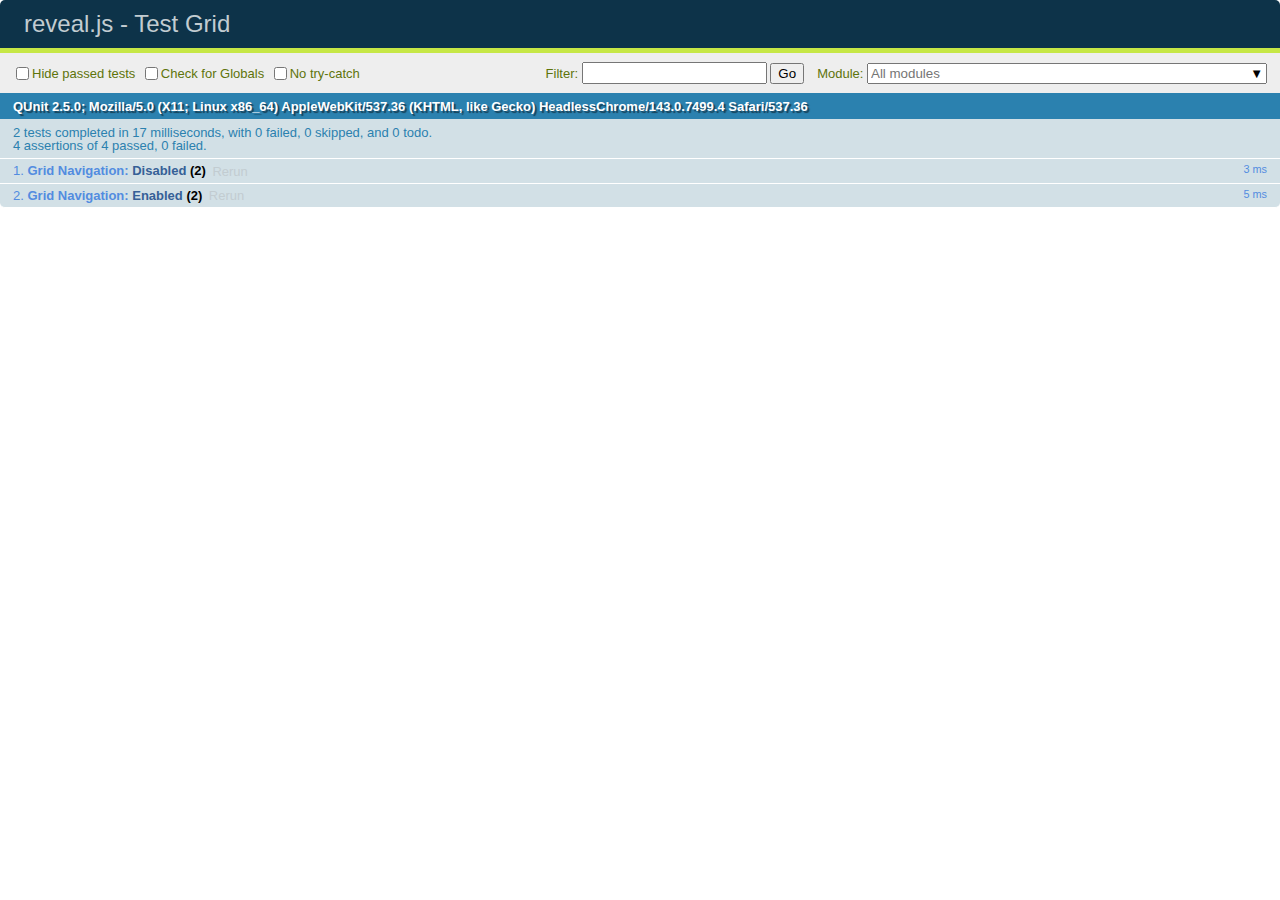
<file: prez/test/test-grid-navigation.html>
<!doctype html>
<html lang="en">

	<head>
		<meta charset="utf-8">

		<title>reveal.js - Test Grid</title>

		<link rel="stylesheet" href="../css/reveal.css">
		<link rel="stylesheet" href="qunit-2.5.0.css">
	</head>

	<body style="overflow: auto;">

		<div id="qunit"></div>
		<div id="qunit-fixture"></div>

		<div class="reveal" style="display: none;">

			<div class="slides">

				<section>0</section>
				<section>
					<section>1.1</section>
					<section>1.2</section>
					<section>1.3</section>
					<section>1.4</section>
				</section>
				<section>
					<section>2.1</section>
					<section>2.2</section>
					<section>2.3</section>
					<section>2.4</section>
				</section>

			</div>

		</div>

		<script src="../js/reveal.js"></script>
		<script src="qunit-2.5.0.js"></script>

		<script>
			Reveal.addEventListener( 'ready', function() {

				QUnit.module( 'Grid Navigation' );

				QUnit.test( 'Disabled', function( assert ) {
					Reveal.right();
					Reveal.down();
					Reveal.down();
					assert.deepEqual( Reveal.getIndices(), { h: 1, v: 2, f: undefined }, 'Correct starting point' );
					Reveal.right();
					assert.deepEqual( Reveal.getIndices(), { h: 2, v: 0, f: undefined }, 'Moves to top when going to adjacent stack' );
				});

				QUnit.test( 'Enabled', function( assert ) {
					Reveal.configure({ navigationMode: 'grid' });
					Reveal.slide( 0, 0 );
					Reveal.right();
					Reveal.down();
					Reveal.down();
					assert.deepEqual( Reveal.getIndices(), { h: 1, v: 2, f: undefined }, 'Correct starting point' );
					Reveal.right();
					assert.deepEqual( Reveal.getIndices(), { h: 2, v: 2, f: undefined }, 'Remains at same vertical index when going to adjacent stack' );
				});

			} );

			Reveal.initialize();
		</script>

	</body>
</html>
</file>
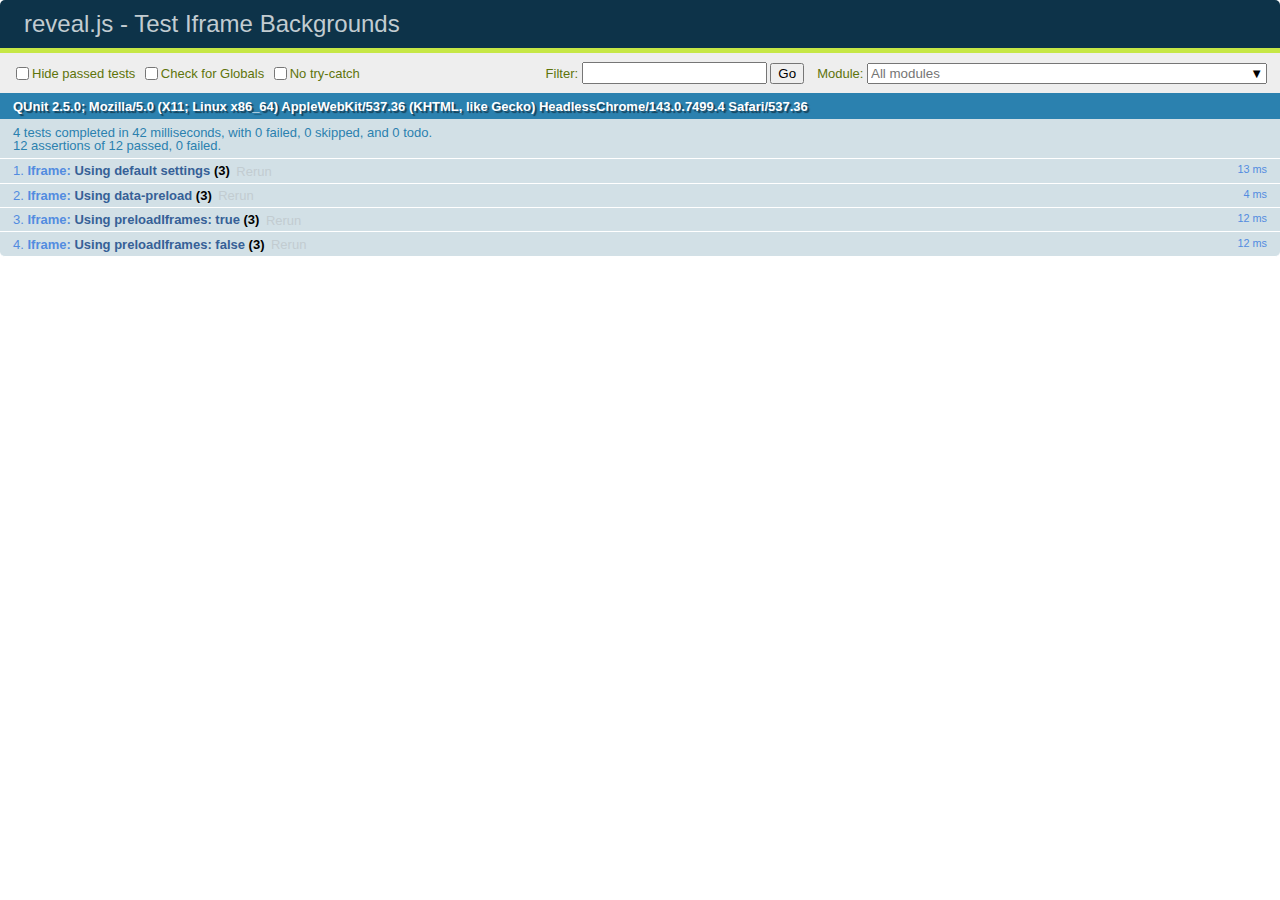
<file: prez/test/test-iframe-backgrounds.html>
<!doctype html>
<html lang="en">

	<head>
		<meta charset="utf-8">

		<title>reveal.js - Test Iframe Backgrounds</title>

		<link rel="stylesheet" href="../css/reveal.css">
		<link rel="stylesheet" href="qunit-2.5.0.css">
	</head>

	<body style="overflow: auto;">

		<div id="qunit"></div>
		<div id="qunit-fixture"></div>

		<div class="reveal" style="display: none;">

			<div class="slides">

				<section data-background-iframe="#1">1</section>
				<section data-background-iframe="#2">2</section>
				<section data-background-iframe="#3" data-preload>3</section>
				<section data-background-iframe="#4">4</section>
				<section data-background-iframe="#5">5</section>
				<section data-background-iframe="#6">6</section>

			</div>

		</div>

		<script src="../js/reveal.js"></script>
		<script src="qunit-2.5.0.js"></script>

		<script>


			Reveal.addEventListener( 'ready', function() {

				function getIframe( index ) {
					return document.querySelectorAll( '.slide-background' )[index].querySelector( 'iframe' );
				}

				QUnit.module( 'Iframe' );

				QUnit.test( 'Using default settings', function( assert ) {

					Reveal.slide(0);
					assert.strictEqual( getIframe(1).hasAttribute( 'src' ), false, 'not preloaded when within viewDistance' );

					Reveal.slide(1);
					assert.strictEqual( getIframe(1).hasAttribute( 'src' ), true, 'loaded when slide becomes visible' );

					Reveal.slide(0);
					assert.strictEqual( getIframe(1).hasAttribute( 'src' ), false, 'unloaded when slide becomes invisible' );

				});

				QUnit.test( 'Using data-preload', function( assert ) {

					Reveal.slide(1);
					assert.strictEqual( getIframe(2).hasAttribute( 'src' ), true, 'preloaded within viewDistance' );
					assert.strictEqual( getIframe(1).hasAttribute( 'src' ), true, 'loaded when slide becomes visible' );

					Reveal.slide(0);
					assert.strictEqual( getIframe(3).hasAttribute( 'src' ), false, 'unloads outside of viewDistance' );

				});

				QUnit.test( 'Using preloadIframes: true', function( assert ) {

					Reveal.configure({ preloadIframes: true });

					Reveal.slide(1);
					assert.strictEqual( getIframe(0).hasAttribute( 'src' ), true, 'preloaded within viewDistance' );
					assert.strictEqual( getIframe(1).hasAttribute( 'src' ), true, 'preloaded within viewDistance' );
					assert.strictEqual( getIframe(2).hasAttribute( 'src' ), true, 'preloaded within viewDistance' );

				});

				QUnit.test( 'Using preloadIframes: false', function( assert ) {

					Reveal.configure({ preloadIframes: false });

					Reveal.slide(0);
					assert.strictEqual( getIframe(1).hasAttribute( 'src' ), false, 'not preloaded within viewDistance' );
					assert.strictEqual( getIframe(2).hasAttribute( 'src' ), false, 'not preloaded within viewDistance' );

					Reveal.slide(1);
					assert.strictEqual( getIframe(1).hasAttribute( 'src' ), true, 'loaded when slide becomes visible' );


				});

			} );

			Reveal.initialize({
				viewDistance: 3
			});
		</script>

	</body>
</html>
</file>
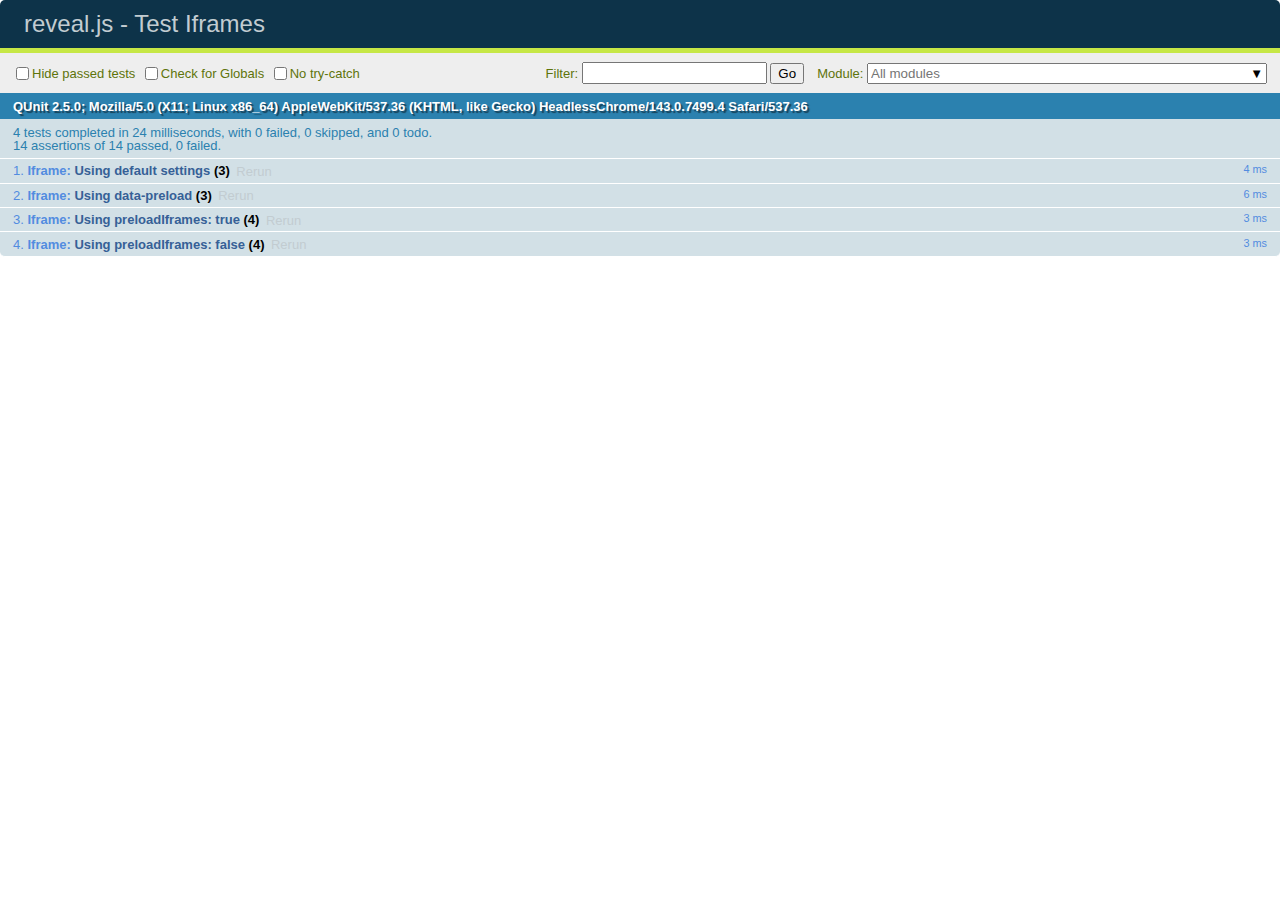
<file: prez/test/test-iframes.html>
<!doctype html>
<html lang="en">

	<head>
		<meta charset="utf-8">

		<title>reveal.js - Test Iframes</title>

		<link rel="stylesheet" href="../css/reveal.css">
		<link rel="stylesheet" href="qunit-2.5.0.css">
	</head>

	<body style="overflow: auto;">

		<div id="qunit"></div>
		<div id="qunit-fixture"></div>

		<div class="reveal" style="display: none;">

			<div class="slides">

				<section>1</section>
				<section>2</section>
				<section>
					<iframe class="default-iframe" data-src="#"></iframe>
					<iframe class="preload-iframe" data-src="#" data-preload></iframe>
				</section>

			</div>

		</div>

		<script src="../js/reveal.js"></script>
		<script src="qunit-2.5.0.js"></script>

		<script>


			Reveal.addEventListener( 'ready', function() {

				var defaultIframe = document.querySelector( '.default-iframe' ),
					preloadIframe = document.querySelector( '.preload-iframe' );

				QUnit.module( 'Iframe' );

				QUnit.test( 'Using default settings', function( assert ) {

					Reveal.slide(1);
					assert.strictEqual( defaultIframe.hasAttribute( 'src' ), false, 'not preloaded when within viewDistance' );

					Reveal.slide(2);
					assert.strictEqual( defaultIframe.hasAttribute( 'src' ), true, 'loaded when slide becomes visible' );

					Reveal.slide(1);
					assert.strictEqual( defaultIframe.hasAttribute( 'src' ), false, 'unloaded when slide becomes invisible' );

				});

				QUnit.test( 'Using data-preload', function( assert ) {

					Reveal.slide(1);
					assert.strictEqual( preloadIframe.hasAttribute( 'src' ), true, 'preloaded within viewDistance' );

					Reveal.slide(2);
					assert.strictEqual( preloadIframe.hasAttribute( 'src' ), true, 'loaded when slide becoems visible' );

					Reveal.slide(0);
					assert.strictEqual( preloadIframe.hasAttribute( 'src' ), false, 'unloads outside of viewDistance' );

				});

				QUnit.test( 'Using preloadIframes: true', function( assert ) {

					Reveal.configure({ preloadIframes: true });

					Reveal.slide(1);
					assert.strictEqual( defaultIframe.hasAttribute( 'src' ), true, 'preloaded within viewDistance' );
					assert.strictEqual( preloadIframe.hasAttribute( 'src' ), true, 'preloaded within viewDistance' );

					Reveal.slide(2);
					assert.strictEqual( defaultIframe.hasAttribute( 'src' ), true, 'loaded when slide becomes visible' );
					assert.strictEqual( preloadIframe.hasAttribute( 'src' ), true, 'loaded when slide becomes visible' );

				});

				QUnit.test( 'Using preloadIframes: false', function( assert ) {

					Reveal.configure({ preloadIframes: false });

					Reveal.slide(0);
					assert.strictEqual( defaultIframe.hasAttribute( 'src' ), false, 'not preloaded within viewDistance' );
					assert.strictEqual( preloadIframe.hasAttribute( 'src' ), false, 'not preloaded within viewDistance' );

					Reveal.slide(2);
					assert.strictEqual( defaultIframe.hasAttribute( 'src' ), true, 'loaded when slide becomes visible' );
					assert.strictEqual( preloadIframe.hasAttribute( 'src' ), true, 'loaded when slide becomes visible' );

				});

			} );

			Reveal.initialize({
				viewDistance: 2
			});
		</script>

	</body>
</html>
</file>
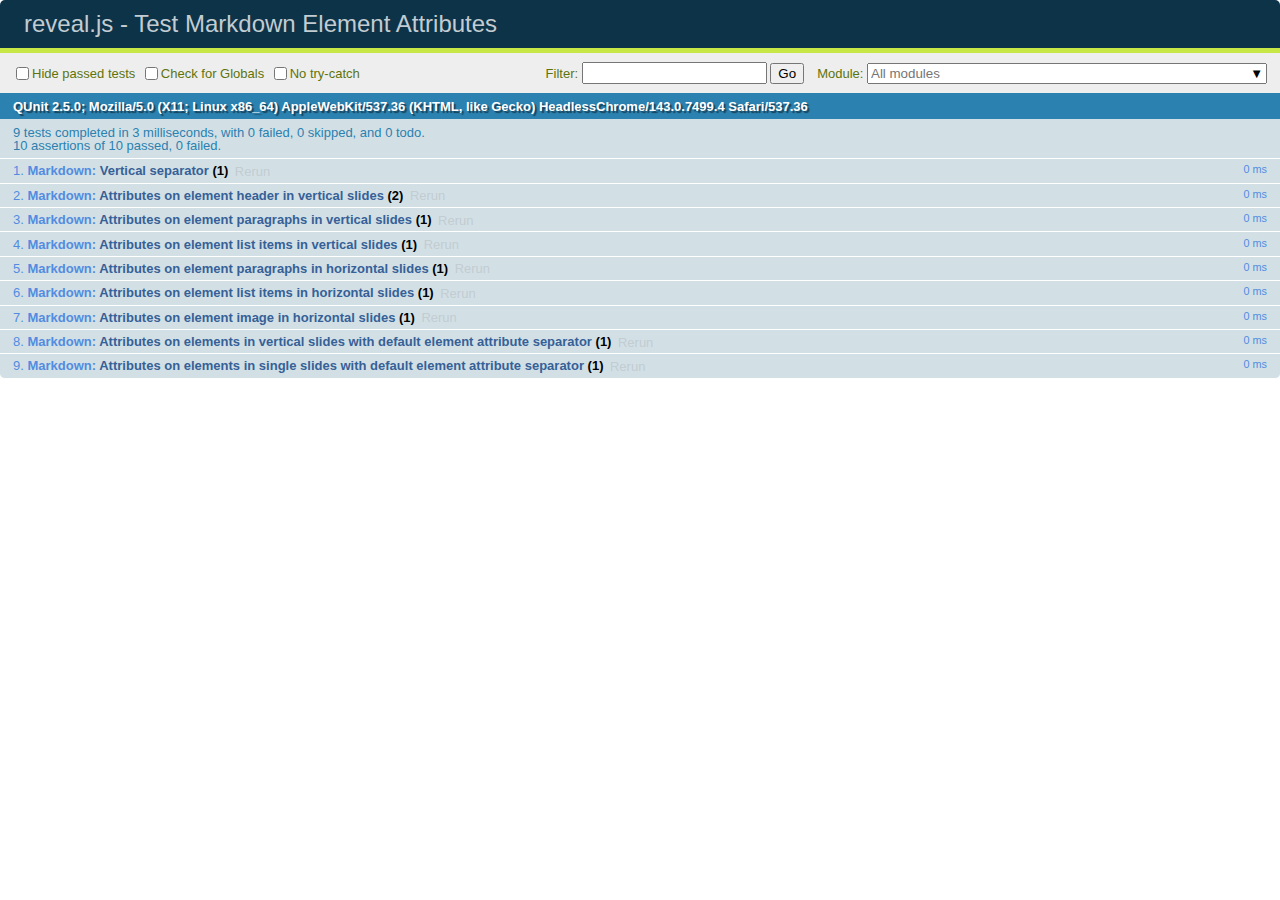
<file: prez/test/test-markdown-element-attributes.html>
<!doctype html>
<html lang="en">

	<head>
		<meta charset="utf-8">

		<title>reveal.js - Test Markdown Element Attributes</title>

		<link rel="stylesheet" href="../css/reveal.css">
		<link rel="stylesheet" href="qunit-2.5.0.css">
	</head>

	<body style="overflow: auto;">

		<div id="qunit"></div>
		<div id="qunit-fixture"></div>

		<div class="reveal" style="display: none;">

			<div class="slides">

				<!-- <section data-markdown="example.md" data-separator="^\n\n\n" data-separator-vertical="^\n\n"></section> -->

				<!-- Slides are separated by newline + three dashes + newline, vertical slides identical but two dashes -->
				<section data-markdown data-separator="^\n---\n$" data-separator-vertical="^\n--\n$" data-element-attributes="{_\s*?([^}]+?)}">>
					<script type="text/template">
						## Slide 1.1
						<!-- {_class="fragment fade-out" data-fragment-index="1"} -->

						--

						## Slide 1.2
						<!-- {_class="fragment shrink"} -->

						Paragraph 1
						<!-- {_class="fragment grow"} -->

						Paragraph 2
						<!-- {_class="fragment grow"} -->

						- list item 1 <!-- {_class="fragment grow"} -->
						- list item 2 <!-- {_class="fragment grow"} -->
						- list item 3 <!-- {_class="fragment grow"} -->


						---

						## Slide 2


						Paragraph 1.2  
						multi-line <!-- {_class="fragment highlight-red"} -->

						Paragraph 2.2 <!-- {_class="fragment highlight-red"} -->

						Paragraph 2.3 <!-- {_class="fragment highlight-red"} -->

						Paragraph 2.4 <!-- {_class="fragment highlight-red"} -->

						- list item 1 <!-- {_class="fragment highlight-green"} -->
						- list item 2<!-- {_class="fragment highlight-green"} -->
						- list item 3<!-- {_class="fragment highlight-green"} -->
						- list item 4
						<!-- {_class="fragment highlight-green"} -->
						- list item 5<!-- {_class="fragment highlight-green"} -->

						Test

						![Example Picture](examples/assets/image2.png) <!-- {_class="reveal stretch"} -->

					</script>
				</section>



				<section 	data-markdown data-separator="^\n\n\n"
									data-separator-vertical="^\n\n"
									data-separator-notes="^Note:"
									data-charset="utf-8">
					<script type="text/template">
						# Test attributes in Markdown with default separator
						## Slide 1 Def <!-- .element: class="fragment highlight-red" data-fragment-index="1" -->


						## Slide 2 Def
						<!-- .element: class="fragment highlight-red" -->

					</script>
				</section>

				<section data-markdown>
				  <script type="text/template">
					## Hello world
					A paragraph
					<!-- .element: class="fragment highlight-blue" -->
				  </script>
				</section>

				<section data-markdown>
				  <script type="text/template">
					## Hello world

					Multiple  
					Line
					<!-- .element: class="fragment highlight-blue" -->
				  </script>
				</section>

				<section data-markdown>
				  <script type="text/template">
					## Hello world

					Test<!-- .element: class="fragment highlight-blue" -->

					More Test
				  </script>
				</section>


			</div>

		</div>

		<script src="../js/reveal.js"></script>
		<script src="../plugin/markdown/marked.js"></script>
		<script src="../plugin/markdown/markdown.js"></script>
		<script src="qunit-2.5.0.js"></script>

		<script src="test-markdown-element-attributes.js"></script>

	</body>
</html>
</file>
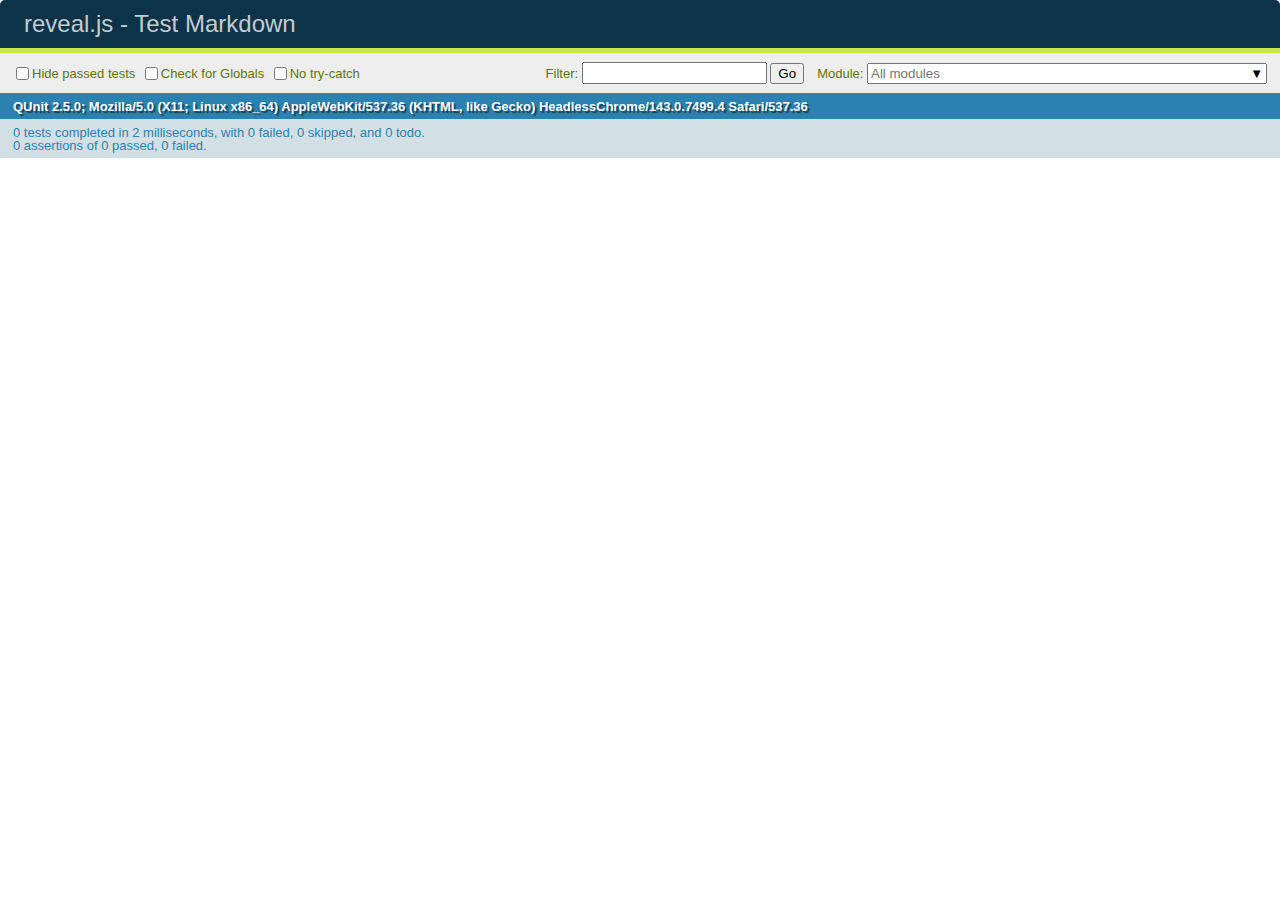
<file: prez/test/test-markdown-external.html>
<!doctype html>
<html lang="en">

	<head>
		<meta charset="utf-8">

		<title>reveal.js - Test Markdown</title>

		<link rel="stylesheet" href="../css/reveal.css">
		<link rel="stylesheet" href="qunit-2.5.0.css">
	</head>

	<body style="overflow: auto;">

		<div id="qunit"></div>
		<div id="qunit-fixture"></div>

		<div class="reveal" style="display: none;">

			<div class="slides">
				<!-- <section data-markdown="simple.md" data-separator="^\r?\n\r?\n\r?\n" data-separator-vertical="^\r?\n\r?\n"></section> -->
			</div>

		</div>

		<script src="../js/reveal.js"></script>
		<script src="../plugin/highlight/highlight.js"></script>
		<script src="../plugin/markdown/marked.js"></script>
		<script src="../plugin/markdown/markdown.js"></script>
		<script src="qunit-2.5.0.js"></script>

		<!-- <script src="test-markdown-external.js"></script> -->

		<!-- Test disabled 28/2/2019 by Hakim – Markdown plugin needs to be updated to load extenal files asycnhronously -->

	</body>
</html>
</file>
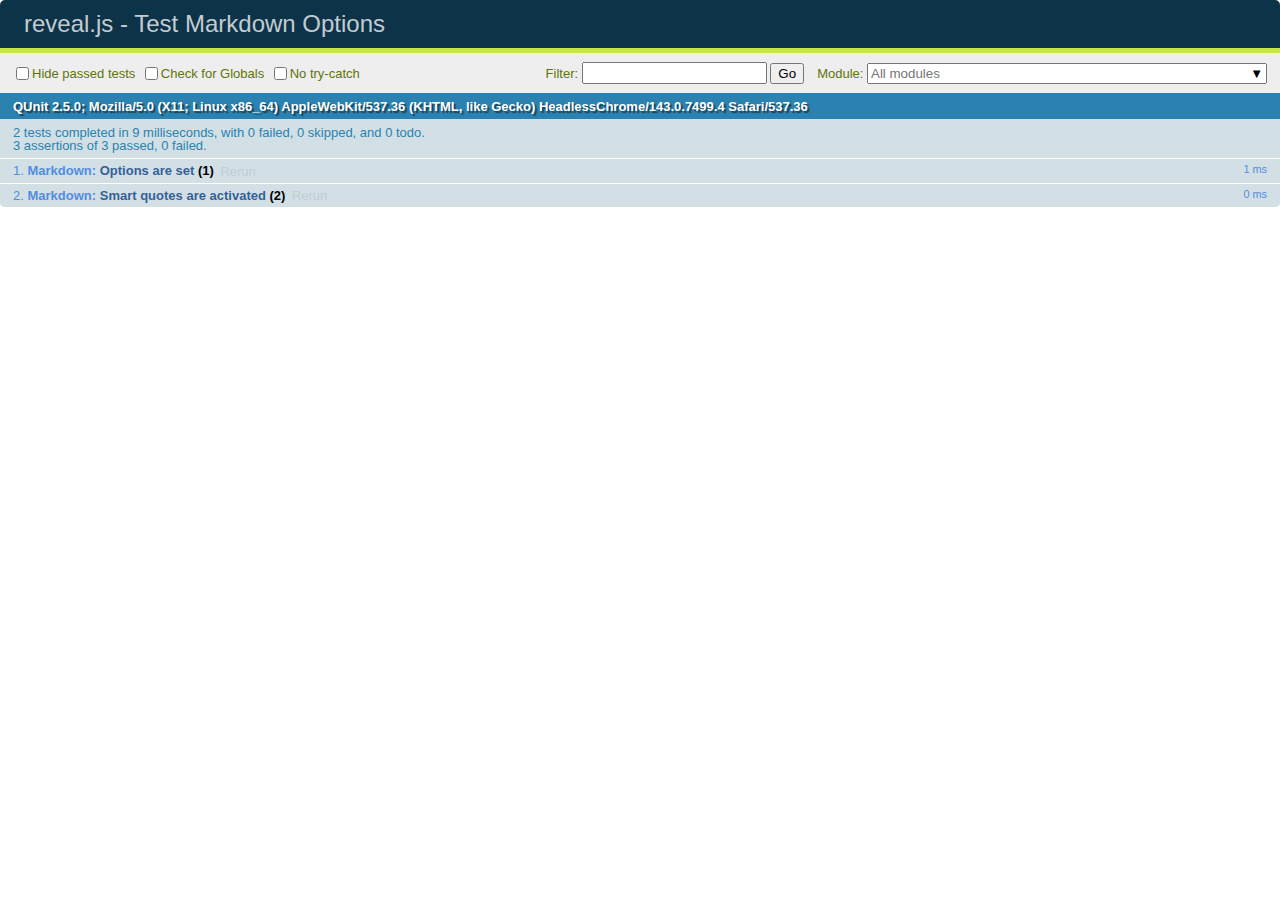
<file: prez/test/test-markdown-options.html>
<!doctype html>
<html lang="en">

	<head>
		<meta charset="utf-8">

		<title>reveal.js - Test Markdown Options</title>

		<link rel="stylesheet" href="../css/reveal.css">
		<link rel="stylesheet" href="qunit-2.5.0.css">
	</head>

	<body style="overflow: auto;">

		<div id="qunit"></div>
		<div id="qunit-fixture"></div>

		<div class="reveal" style="display: none;">

			<div class="slides">

				<section data-markdown>
					<script type="text/template">
						## Testing Markdown Options

						This "slide" should contain 'smart' quotes.
					</script>
				</section>

			</div>

		</div>

		<script src="../js/reveal.js"></script>
		<script src="qunit-2.5.0.js"></script>

		<script src="test-markdown-options.js"></script>

	</body>
</html>
</file>
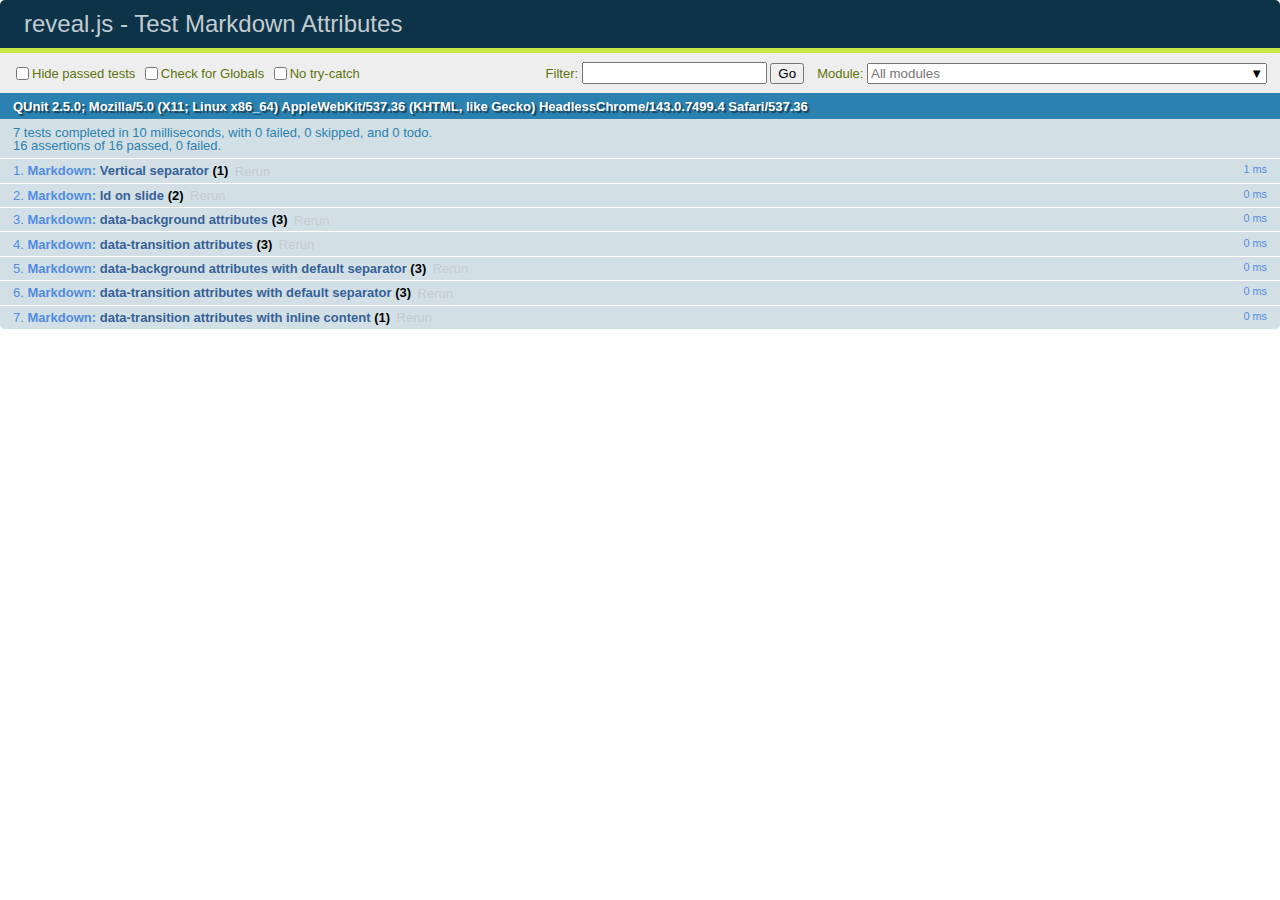
<file: prez/test/test-markdown-slide-attributes.html>
<!doctype html>
<html lang="en">

	<head>
		<meta charset="utf-8">

		<title>reveal.js - Test Markdown Attributes</title>

		<link rel="stylesheet" href="../css/reveal.css">
		<link rel="stylesheet" href="qunit-2.5.0.css">
	</head>

	<body style="overflow: auto;">

		<div id="qunit"></div>
		<div id="qunit-fixture"></div>

		<div class="reveal" style="display: none;">

			<div class="slides">

				<!-- <section data-markdown="example.md" data-separator="^\n\n\n" data-separator-vertical="^\n\n"></section> -->

				<!-- Slides are separated by three lines, vertical slides by two lines, attributes are one any line starting with (spaces and) two dashes -->
				<section 	data-markdown data-separator="^\n\n\n"
									data-separator-vertical="^\n\n"
									data-separator-notes="^Note:"
									data-attributes="--\s(.*?)$"
									data-charset="utf-8">
					<script type="text/template">
						# Test attributes in Markdown
						## Slide 1



						## Slide 2
						<!-- -- id="slide2" data-transition="zoom" data-background="#A0C66B" -->


						## Slide 2.1
						<!-- -- data-background="#ff0000" data-transition="fade" -->


						## Slide 2.2
						[Link to Slide2](#/slide2)



						## Slide 3
						<!-- -- data-transition="zoom" data-background="#C6916B" -->



						## Slide 4
					</script>
				</section>

				<section 	data-markdown data-separator="^\n\n\n"
									data-separator-vertical="^\n\n"
									data-separator-notes="^Note:"
									data-charset="utf-8">
					<script type="text/template">
						# Test attributes in Markdown with default separator
						## Slide 1 Def



						## Slide 2 Def
						<!-- .slide: id="slide2def" data-transition="concave" data-background="#A7C66B" -->


						## Slide 2.1 Def
						<!-- .slide: data-background="#f70000" data-transition="page" -->


						## Slide 2.2 Def
						[Link to Slide2](#/slide2def)



						## Slide 3 Def
						<!-- .slide: data-transition="concave" data-background="#C7916B" -->



						## Slide 4
					</script>
				</section>

				<section data-markdown>
					<script type="text/template">
						<!-- .slide: data-background="#ff0000" -->
						## Hello world
					</script>
				</section>

				<section data-markdown>
					<script type="text/template">
						## Hello world
						<!-- .slide: data-background="#ff0000" -->
					</script>
				</section>

				<section data-markdown>
					<script type="text/template">
						## Hello world

						Test
						<!-- .slide: data-background="#ff0000" -->

						More Test
					</script>
				</section>

			</div>

		</div>

		<script src="../js/reveal.js"></script>
		<script src="../plugin/markdown/marked.js"></script>
		<script src="../plugin/markdown/markdown.js"></script>
		<script src="qunit-2.5.0.js"></script>

		<script src="test-markdown-slide-attributes.js"></script>

	</body>
</html>
</file>
<file: demo/styles.css>
/* This css file is global */

:root {
  --primary-color: white;
}

html,
body {
  height: 100%;
}
body {
  margin: 0;
  font-family: Roboto, 'Helvetica Neue', sans-serif;
  background: #303030;
  color: white;
}

html {
  box-sizing: border-box;
}

*,
*:before,
*:after {
  box-sizing: inherit;
}

::-webkit-scrollbar {
  width: 10px;
}

::-webkit-scrollbar-track {
  background: #424242;
}

::-webkit-scrollbar-thumb {
  width: 10px;
  border-radius: 5px;
  background: #8791a9;
  border-left: 2px solid #424242;
  border-right: 2px solid #424242;
}

/* Global button style */

.button {
  box-sizing: border-box;
  position: relative;
  -webkit-user-select: none;
  -moz-user-select: none;
  -ms-user-select: none;
  user-select: none;
  cursor: pointer;
  outline: none;
  border: none;
  -webkit-tap-highlight-color: transparent;
  display: inline-block;
  white-space: nowrap;
  text-decoration: none;
  vertical-align: baseline;
  text-align: center;
  margin: 0;
  min-width: 64px;
  line-height: 36px;
  padding: 0 16px;
  border-radius: 4px;
  overflow: visible;
  cursor: pointer;
}

.button:hover {
  transform: scale(1.05);
}
.button:active {
  transform: scale(0.95);
}
</file>
<file: demo/theme.css>
.button {
  box-sizing: border-box;
  position: relative;
  -webkit-user-select: none;
  -moz-user-select: none;
  -ms-user-select: none;
  user-select: none;
  cursor: pointer;
  outline: none;
  border: none;
  -webkit-tap-highlight-color: transparent;
  display: inline-block;
  white-space: nowrap;
  text-decoration: none;
  vertical-align: baseline;
  text-align: center;
  margin: 0;
  min-width: 64px;
  line-height: 36px;
  padding: 0 16px;
  border-radius: 4px;
  overflow: visible;
  cursor: pointer;
}

.button:hover {
  transform: scale(1.05);
}
.button:active {
  transform: scale(0.95);
}
</file>
<file: demo/card-component/card-component.css>
:host {
  max-width: 300px;
  box-shadow: 0px 2px 1px -1px rgba(0, 0, 0, 0.2), 0px 1px 1px 0px rgba(0, 0, 0, 0.14),
    0px 1px 3px 0px rgba(0, 0, 0, 0.12);

  display: block;
  position: relative;
  padding: 16px;
  border-radius: 4px;

  background: #424242;
  color: #fff;
}

:host(.bold-title) .card-title {
  font-weight: bold;
  font-size: 25px;
}

.card-title {
  margin-bottom: 12px;
  font-size: 20px;
  display: block;
}

.image {
  image-orientation: from-image;
  width: calc(100% + 32px);
  margin: 0 -16px 16px -16px;
}

.header-image {
  background-image: url(https://material.angular.io/assets/img/examples/shiba1.jpg);
  background-size: cover;
  height: 40px;
  width: 40px;
  border-radius: 50%;
  flex-shrink: 0;
  object-fit: cover;
}

.card-header {
  display: flex;
  flex-direction: row;
}

.card-header-text {
  margin: 0 16px;
}

.card-subtitle {
  margin-top: -8px;
  display: block;
  margin-bottom: 16px;
}

.card-content {
  font-size: 14px;
  margin-bottom: 0;
}

.buttons {
  display: flex;
  justify-content: center;
}

/* ::slotted(*) {
  color: red;
} */
</file>
<file: demo/cards-list-component/cards-list-component.css>
:host {
  display: block;
}

.cards-list {
  display: grid;
  gap: 1rem;
  padding: 1rem;
  grid-template-columns: repeat(auto-fit, minmax(290px, 1fr));
}

.buttons {
  display: flex;
  justify-content: center;
  padding-bottom: 50px;
}
</file>
<file: prez/css/theme/black.css>
/**
 * Black theme for reveal.js. This is the opposite of the 'white' theme.
 *
 * By Hakim El Hattab, http://hakim.se
 */
@import url(../../lib/font/source-sans-pro/source-sans-pro.css);
section.has-light-background, section.has-light-background h1, section.has-light-background h2, section.has-light-background h3, section.has-light-background h4, section.has-light-background h5, section.has-light-background h6 {
  color: #222; }

/*********************************************
 * GLOBAL STYLES
 *********************************************/
body {
  background: #191919;
  background-color: #191919; }

.reveal {
  font-family: "Source Sans Pro", Helvetica, sans-serif;
  font-size: 42px;
  font-weight: normal;
  color: #fff; }

::selection {
  color: #fff;
  background: #bee4fd;
  text-shadow: none; }

::-moz-selection {
  color: #fff;
  background: #bee4fd;
  text-shadow: none; }

.reveal .slides section,
.reveal .slides section > section {
  line-height: 1.3;
  font-weight: inherit; }

/*********************************************
 * HEADERS
 *********************************************/
.reveal h1,
.reveal h2,
.reveal h3,
.reveal h4,
.reveal h5,
.reveal h6 {
  margin: 0 0 20px 0;
  color: #fff;
  font-family: "Source Sans Pro", Helvetica, sans-serif;
  font-weight: 600;
  line-height: 1.2;
  letter-spacing: normal;
  text-transform: uppercase;
  text-shadow: none;
  word-wrap: break-word; }

.reveal h1 {
  font-size: 2.5em; }

.reveal h2 {
  font-size: 1.6em; }

.reveal h3 {
  font-size: 1.3em; }

.reveal h4 {
  font-size: 1em; }

.reveal h1 {
  text-shadow: none; }

/*********************************************
 * OTHER
 *********************************************/
.reveal p {
  margin: 20px 0;
  line-height: 1.3; }

/* Ensure certain elements are never larger than the slide itself */
.reveal img,
.reveal video,
.reveal iframe {
  max-width: 95%;
  max-height: 95%; }

.reveal strong,
.reveal b {
  font-weight: bold; }

.reveal em {
  font-style: italic; }

.reveal ol,
.reveal dl,
.reveal ul {
  display: inline-block;
  text-align: left;
  margin: 0 0 0 1em; }

.reveal ol {
  list-style-type: decimal; }

.reveal ul {
  list-style-type: disc; }

.reveal ul ul {
  list-style-type: square; }

.reveal ul ul ul {
  list-style-type: circle; }

.reveal ul ul,
.reveal ul ol,
.reveal ol ol,
.reveal ol ul {
  display: block;
  margin-left: 40px; }

.reveal dt {
  font-weight: bold; }

.reveal dd {
  margin-left: 40px; }

.reveal blockquote {
  display: block;
  position: relative;
  width: 70%;
  margin: 20px auto;
  padding: 5px;
  font-style: italic;
  background: rgba(255, 255, 255, 0.05);
  box-shadow: 0px 0px 2px rgba(0, 0, 0, 0.2); }

.reveal blockquote p:first-child,
.reveal blockquote p:last-child {
  display: inline-block; }

.reveal q {
  font-style: italic; }

.reveal pre {
  display: block;
  position: relative;
  width: 90%;
  margin: 20px auto;
  text-align: left;
  font-size: 0.55em;
  font-family: monospace;
  line-height: 1.2em;
  word-wrap: break-word;
  box-shadow: 0px 5px 15px rgba(0, 0, 0, 0.15); }

.reveal code {
  font-family: monospace;
  text-transform: none; }

.reveal pre code {
  display: block;
  padding: 5px;
  overflow: auto;
  max-height: 400px;
  word-wrap: normal; }

.reveal table {
  margin: auto;
  border-collapse: collapse;
  border-spacing: 0; }

.reveal table th {
  font-weight: bold; }

.reveal table th,
.reveal table td {
  text-align: left;
  padding: 0.2em 0.5em 0.2em 0.5em;
  border-bottom: 1px solid; }

.reveal table th[align="center"],
.reveal table td[align="center"] {
  text-align: center; }

.reveal table th[align="right"],
.reveal table td[align="right"] {
  text-align: right; }

.reveal table tbody tr:last-child th,
.reveal table tbody tr:last-child td {
  border-bottom: none; }

.reveal sup {
  vertical-align: super;
  font-size: smaller; }

.reveal sub {
  vertical-align: sub;
  font-size: smaller; }

.reveal small {
  display: inline-block;
  font-size: 0.6em;
  line-height: 1.2em;
  vertical-align: top; }

.reveal small * {
  vertical-align: top; }

/*********************************************
 * LINKS
 *********************************************/
.reveal a {
  color: #42affa;
  text-decoration: none;
  -webkit-transition: color .15s ease;
  -moz-transition: color .15s ease;
  transition: color .15s ease; }

.reveal a:hover {
  color: #8dcffc;
  text-shadow: none;
  border: none; }

.reveal .roll span:after {
  color: #fff;
  background: #068de9; }

/*********************************************
 * IMAGES
 *********************************************/
.reveal section img {
  margin: 15px 0px;
  background: rgba(255, 255, 255, 0.12);
  border: 4px solid #fff;
  box-shadow: 0 0 10px rgba(0, 0, 0, 0.15); }

.reveal section img.plain {
  border: 0;
  box-shadow: none; }

.reveal a img {
  -webkit-transition: all .15s linear;
  -moz-transition: all .15s linear;
  transition: all .15s linear; }

.reveal a:hover img {
  background: rgba(255, 255, 255, 0.2);
  border-color: #42affa;
  box-shadow: 0 0 20px rgba(0, 0, 0, 0.55); }

/*********************************************
 * NAVIGATION CONTROLS
 *********************************************/
.reveal .controls {
  color: #42affa; }

/*********************************************
 * PROGRESS BAR
 *********************************************/
.reveal .progress {
  background: rgba(0, 0, 0, 0.2);
  color: #42affa; }

.reveal .progress span {
  -webkit-transition: width 800ms cubic-bezier(0.26, 0.86, 0.44, 0.985);
  -moz-transition: width 800ms cubic-bezier(0.26, 0.86, 0.44, 0.985);
  transition: width 800ms cubic-bezier(0.26, 0.86, 0.44, 0.985); }

/*********************************************
 * PRINT BACKGROUND
 *********************************************/
@media print {
  .backgrounds {
    background-color: #191919; } }
</file>
<file: prez/product-colors.css>
.typescript {
	color: #007ACC !important;
}

.bcc {
	color: #2b6abc !important;
}

.rxjsc {
	color: #c1185a;
}

.angular {
	color: #dd0031 !important;
}

.webrtc-orange {
	color: #ff6600 !important;
}

.html {
	color: #F1672C !important;
}

.css {
	color: #008FD5 !important;
}

.js {
	color: #8ACE17 !important;
}

.kanban {
	color: #EC2A48 !important;
}

.elvia {
	color: #28F400 !important;
}

.backstop {
	color: #676156 !important;
}

.major-c {
	color: #B70010 !important;
}
.minor-c {
	color: #26881F !important;
}
.patch-c {
	color: #CCCCCC !important;
}

.github-actions {
	color: rgb(32, 136, 255) !important;
}

.scss {
	color: #CF649A !important;
}

.dark-theme {
	/* color: #000000 !important; */
}

.prettier {
	color: rgb(198, 149, 200) !important;
}

.vue {
	color: #4FC08D !important;
}

.react {
	color: #5ED4F4 !important;
}

.web-components {
	color: #F06707 !important;
	
}

.cli {
	color: #00FF00 !important;
}

.open-source {
	color: #3BA137 !important;
}

.git {
	color: #F05033 !important;
}

.computas {
	color: #28D0F5 !important;
}

.ie {
	color: #FAD548 !important;
}

.frameworks {
	background: linear-gradient(90deg, #4FC08D 25%, #dd0031 35%, #dd0031 65%, #5ED4F4 75%);
	background-clip: text;
	-webkit-background-clip: text;
  -webkit-text-fill-color: transparent;
}

.attribute {
	color: #8CDCFE !important;
}

.event {
	color: #4EBC7C !important;
}

.function {
	color: #DCCD79 !important;
}

.slot {
	color: #3F9CD6 !important;
}

.polymer {
	color: #FF4470 !important;
}
</file>
<file: prez/lib/css/monokai.css>
/*
Monokai style - ported by Luigi Maselli - http://grigio.org
*/

.hljs {
  display: block;
  overflow-x: auto;
  padding: 0.5em;
  background: #272822;
  color: #ddd;
}

.hljs-tag,
.hljs-keyword,
.hljs-selector-tag,
.hljs-literal,
.hljs-strong,
.hljs-name {
  color: #f92672;
}

.hljs-code {
  color: #66d9ef;
}

.hljs-class .hljs-title {
  color: white;
}

.hljs-attribute,
.hljs-symbol,
.hljs-regexp,
.hljs-link {
  color: #bf79db;
}

.hljs-string,
.hljs-bullet,
.hljs-subst,
.hljs-title,
.hljs-section,
.hljs-emphasis,
.hljs-type,
.hljs-built_in,
.hljs-builtin-name,
.hljs-selector-attr,
.hljs-selector-pseudo,
.hljs-addition,
.hljs-variable,
.hljs-template-tag,
.hljs-template-variable {
  color: #a6e22e;
}

.hljs-comment,
.hljs-quote,
.hljs-deletion,
.hljs-meta {
  color: #75715e;
}

.hljs-keyword,
.hljs-selector-tag,
.hljs-literal,
.hljs-doctag,
.hljs-title,
.hljs-section,
.hljs-type,
.hljs-selector-id {
  font-weight: bold;
}
</file>
<file: demo/example/Shadow.css>
:host {
	display: block;
	border: 1px solid #008FD5;
}

* {
	color: #F06707 !important;
}
</file>
<file: demo/examples/Shadow.css>
:host {
	display: block;
	border: 1px solid #008FD5;
}

* {
	color: #F06707 !important;
}
</file>
<file: prez/test/qunit-2.5.0.css>
/*!
 * QUnit 2.5.0
 * https://qunitjs.com/
 *
 * Copyright jQuery Foundation and other contributors
 * Released under the MIT license
 * https://jquery.org/license
 *
 * Date: 2018-01-10T02:56Z
 */

/** Font Family and Sizes */

#qunit-tests, #qunit-header, #qunit-banner, #qunit-testrunner-toolbar, #qunit-filteredTest, #qunit-userAgent, #qunit-testresult {
	font-family: "Helvetica Neue Light", "HelveticaNeue-Light", "Helvetica Neue", Calibri, Helvetica, Arial, sans-serif;
}

#qunit-testrunner-toolbar, #qunit-filteredTest, #qunit-userAgent, #qunit-testresult, #qunit-tests li { font-size: small; }
#qunit-tests { font-size: smaller; }


/** Resets */

#qunit-tests, #qunit-header, #qunit-banner, #qunit-filteredTest, #qunit-userAgent, #qunit-testresult, #qunit-modulefilter {
	margin: 0;
	padding: 0;
}


/** Header (excluding toolbar) */

#qunit-header {
	padding: 0.5em 0 0.5em 1em;

	color: #8699A4;
	background-color: #0D3349;

	font-size: 1.5em;
	line-height: 1em;
	font-weight: 400;

	border-radius: 5px 5px 0 0;
}

#qunit-header a {
	text-decoration: none;
	color: #C2CCD1;
}

#qunit-header a:hover,
#qunit-header a:focus {
	color: #FFF;
}

#qunit-banner {
	height: 5px;
}

#qunit-filteredTest {
	padding: 0.5em 1em 0.5em 1em;
	color: #366097;
	background-color: #F4FF77;
}

#qunit-userAgent {
	padding: 0.5em 1em 0.5em 1em;
	color: #FFF;
	background-color: #2B81AF;
	text-shadow: rgba(0, 0, 0, 0.5) 2px 2px 1px;
}


/** Toolbar */

#qunit-testrunner-toolbar {
	padding: 0.5em 1em 0.5em 1em;
	color: #5E740B;
	background-color: #EEE;
}

#qunit-testrunner-toolbar .clearfix {
	height: 0;
	clear: both;
}

#qunit-testrunner-toolbar label {
	display: inline-block;
}

#qunit-testrunner-toolbar input[type=checkbox],
#qunit-testrunner-toolbar input[type=radio] {
	margin: 3px;
	vertical-align: -2px;
}

#qunit-testrunner-toolbar input[type=text] {
	box-sizing: border-box;
	height: 1.6em;
}

.qunit-url-config,
.qunit-filter,
#qunit-modulefilter {
	display: inline-block;
	line-height: 2.1em;
}

.qunit-filter,
#qunit-modulefilter {
	float: right;
	position: relative;
	margin-left: 1em;
}

.qunit-url-config label {
	margin-right: 0.5em;
}

#qunit-modulefilter-search {
	box-sizing: border-box;
	width: 400px;
}

#qunit-modulefilter-search-container:after {
	position: absolute;
	right: 0.3em;
	content: "\25bc";
	color: black;
}

#qunit-modulefilter-dropdown {
	/* align with #qunit-modulefilter-search */
	box-sizing: border-box;
	width: 400px;
	position: absolute;
	right: 0;
	top: 50%;
	margin-top: 0.8em;

	border: 1px solid #D3D3D3;
	border-top: none;
	border-radius: 0 0 .25em .25em;
	color: #000;
	background-color: #F5F5F5;
	z-index: 99;
}

#qunit-modulefilter-dropdown a {
	color: inherit;
	text-decoration: none;
}

#qunit-modulefilter-dropdown .clickable.checked {
	font-weight: bold;
	color: #000;
	background-color: #D2E0E6;
}

#qunit-modulefilter-dropdown .clickable:hover {
	color: #FFF;
	background-color: #0D3349;
}

#qunit-modulefilter-actions {
	display: block;
	overflow: auto;

	/* align with #qunit-modulefilter-dropdown-list */
	font: smaller/1.5em sans-serif;
}

#qunit-modulefilter-dropdown #qunit-modulefilter-actions > * {
	box-sizing: border-box;
	max-height: 2.8em;
	display: block;
	padding: 0.4em;
}

#qunit-modulefilter-dropdown #qunit-modulefilter-actions > button {
	float: right;
	font: inherit;
}

#qunit-modulefilter-dropdown #qunit-modulefilter-actions > :last-child {
	/* insert padding to align with checkbox margins */
	padding-left: 3px;
}

#qunit-modulefilter-dropdown-list {
	max-height: 200px;
	overflow-y: auto;
	margin: 0;
	border-top: 2px groove threedhighlight;
	padding: 0.4em 0 0;
	font: smaller/1.5em sans-serif;
}

#qunit-modulefilter-dropdown-list li {
	white-space: nowrap;
	overflow: hidden;
	text-overflow: ellipsis;
}

#qunit-modulefilter-dropdown-list .clickable {
	display: block;
	padding-left: 0.15em;
}


/** Tests: Pass/Fail */

#qunit-tests {
	list-style-position: inside;
}

#qunit-tests li {
	padding: 0.4em 1em 0.4em 1em;
	border-bottom: 1px solid #FFF;
	list-style-position: inside;
}

#qunit-tests > li {
	display: none;
}

#qunit-tests li.running,
#qunit-tests li.pass,
#qunit-tests li.fail,
#qunit-tests li.skipped,
#qunit-tests li.aborted {
	display: list-item;
}

#qunit-tests.hidepass {
	position: relative;
}

#qunit-tests.hidepass li.running,
#qunit-tests.hidepass li.pass:not(.todo) {
	visibility: hidden;
	position: absolute;
	width:   0;
	height:  0;
	padding: 0;
	border:  0;
	margin:  0;
}

#qunit-tests li strong {
	cursor: pointer;
}

#qunit-tests li.skipped strong {
	cursor: default;
}

#qunit-tests li a {
	padding: 0.5em;
	color: #C2CCD1;
	text-decoration: none;
}

#qunit-tests li p a {
	padding: 0.25em;
	color: #6B6464;
}
#qunit-tests li a:hover,
#qunit-tests li a:focus {
	color: #000;
}

#qunit-tests li .runtime {
	float: right;
	font-size: smaller;
}

.qunit-assert-list {
	margin-top: 0.5em;
	padding: 0.5em;

	background-color: #FFF;

	border-radius: 5px;
}

.qunit-source {
	margin: 0.6em 0 0.3em;
}

.qunit-collapsed {
	display: none;
}

#qunit-tests table {
	border-collapse: collapse;
	margin-top: 0.2em;
}

#qunit-tests th {
	text-align: right;
	vertical-align: top;
	padding: 0 0.5em 0 0;
}

#qunit-tests td {
	vertical-align: top;
}

#qunit-tests pre {
	margin: 0;
	white-space: pre-wrap;
	word-wrap: break-word;
}

#qunit-tests del {
	color: #374E0C;
	background-color: #E0F2BE;
	text-decoration: none;
}

#qunit-tests ins {
	color: #500;
	background-color: #FFCACA;
	text-decoration: none;
}

/*** Test Counts */

#qunit-tests b.counts                       { color: #000; }
#qunit-tests b.passed                       { color: #5E740B; }
#qunit-tests b.failed                       { color: #710909; }

#qunit-tests li li {
	padding: 5px;
	background-color: #FFF;
	border-bottom: none;
	list-style-position: inside;
}

/*** Passing Styles */

#qunit-tests li li.pass {
	color: #3C510C;
	background-color: #FFF;
	border-left: 10px solid #C6E746;
}

#qunit-tests .pass                          { color: #528CE0; background-color: #D2E0E6; }
#qunit-tests .pass .test-name               { color: #366097; }

#qunit-tests .pass .test-actual,
#qunit-tests .pass .test-expected           { color: #999; }

#qunit-banner.qunit-pass                    { background-color: #C6E746; }

/*** Failing Styles */

#qunit-tests li li.fail {
	color: #710909;
	background-color: #FFF;
	border-left: 10px solid #EE5757;
	white-space: pre;
}

#qunit-tests > li:last-child {
	border-radius: 0 0 5px 5px;
}

#qunit-tests .fail                          { color: #000; background-color: #EE5757; }
#qunit-tests .fail .test-name,
#qunit-tests .fail .module-name             { color: #000; }

#qunit-tests .fail .test-actual             { color: #EE5757; }
#qunit-tests .fail .test-expected           { color: #008000; }

#qunit-banner.qunit-fail                    { background-color: #EE5757; }


/*** Aborted tests */
#qunit-tests .aborted { color: #000; background-color: orange; }
/*** Skipped tests */

#qunit-tests .skipped {
	background-color: #EBECE9;
}

#qunit-tests .qunit-todo-label,
#qunit-tests .qunit-skipped-label {
	background-color: #F4FF77;
	display: inline-block;
	font-style: normal;
	color: #366097;
	line-height: 1.8em;
	padding: 0 0.5em;
	margin: -0.4em 0.4em -0.4em 0;
}

#qunit-tests .qunit-todo-label {
	background-color: #EEE;
}

/** Result */

#qunit-testresult {
	color: #2B81AF;
	background-color: #D2E0E6;

	border-bottom: 1px solid #FFF;
}
#qunit-testresult .clearfix {
	height: 0;
	clear: both;
}
#qunit-testresult .module-name {
	font-weight: 700;
}
#qunit-testresult-display {
	padding: 0.5em 1em 0.5em 1em;
	width: 85%;
	float:left;
}
#qunit-testresult-controls {
	padding: 0.5em 1em 0.5em 1em;
  width: 10%;
	float:left;
}

/** Fixture */

#qunit-fixture {
	position: absolute;
	top: -10000px;
	left: -10000px;
	width: 1000px;
	height: 1000px;
}
</file>
